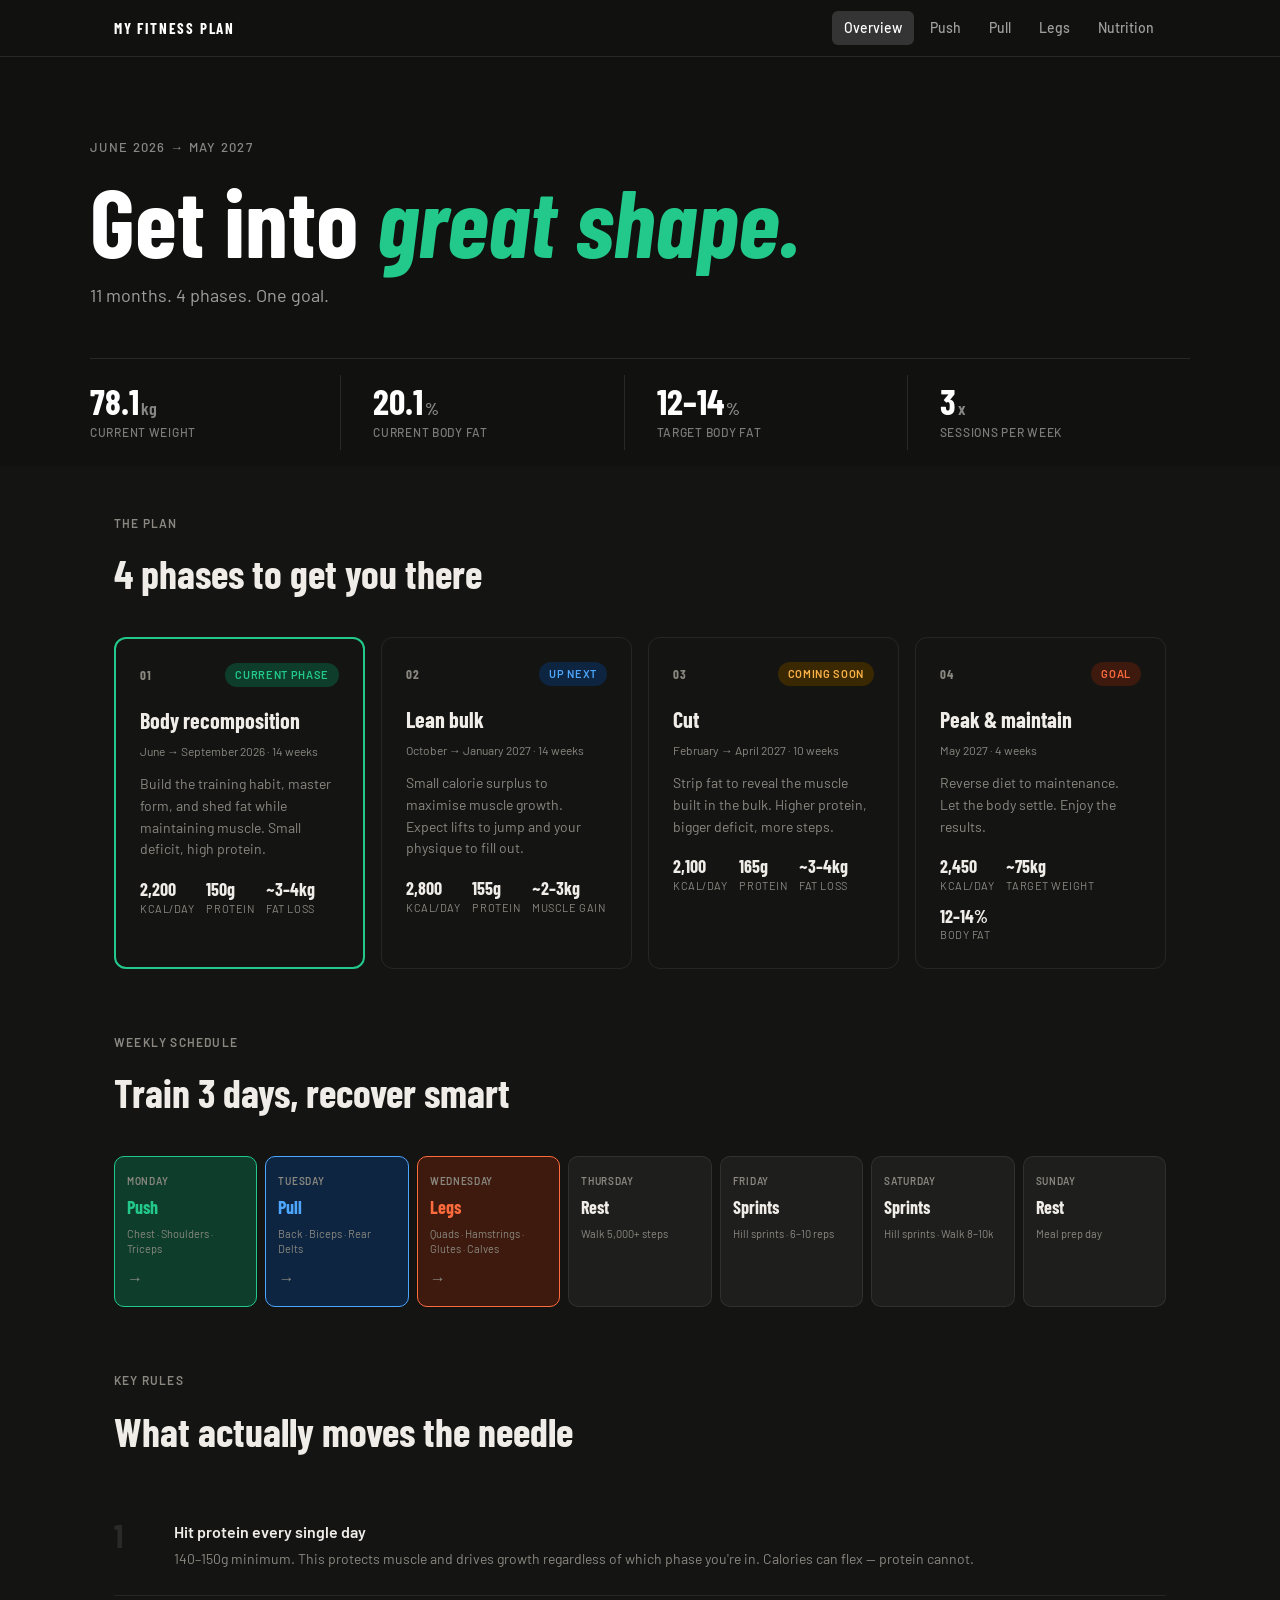
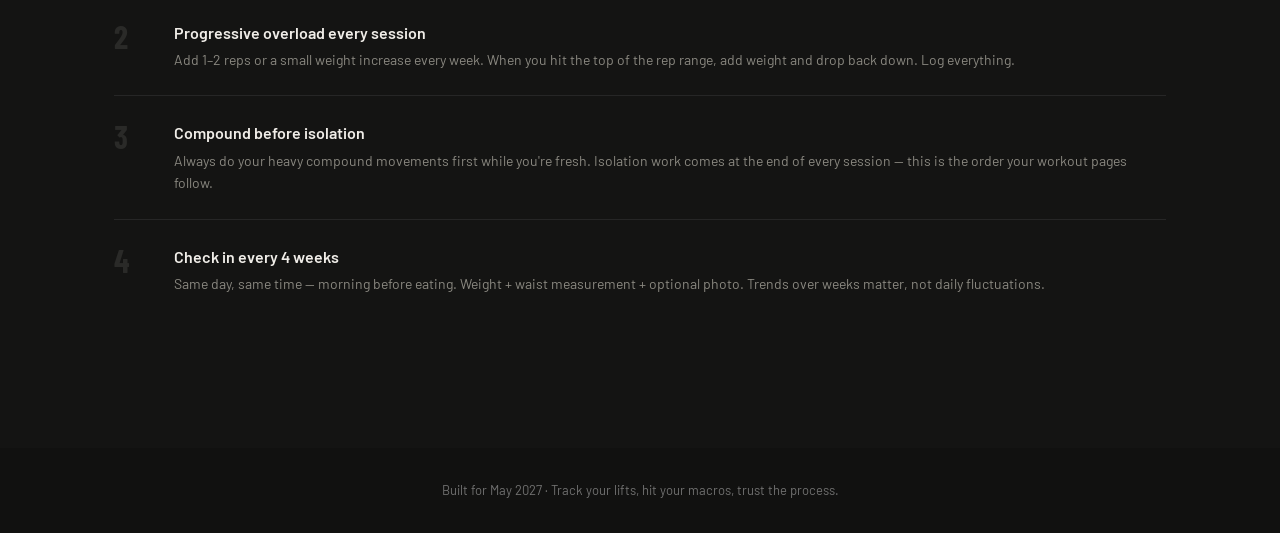
<file: index.html>
<!DOCTYPE html>
<html lang="en">
<head>
  <meta charset="UTF-8" /><meta name="viewport" content="width=device-width, initial-scale=1.0" />
  <title>My Fitness Plan — May 2027</title>
  <link rel="preconnect" href="https://fonts.googleapis.com" /><link rel="preconnect" href="https://fonts.gstatic.com" crossorigin />
  <link href="https://fonts.googleapis.com/css2?family=Barlow:wght@400;500;600&family=Barlow+Condensed:wght@600;700&display=swap" rel="stylesheet" />
  <link rel="stylesheet" href="style.css" />
</head>
<body>
  <nav class="nav"><div class="nav-inner"><span class="nav-logo">MY FITNESS PLAN</span><div class="nav-links"><a href="index.html" class="nav-link active">Overview</a><a href="push.html" class="nav-link push">Push</a><a href="pull.html" class="nav-link pull">Pull</a><a href="legs.html" class="nav-link legs">Legs</a><a href="nutrition.html" class="nav-link">Nutrition</a></div><button class="hamburger" onclick="toggleMenu()">&#9776;</button></div><div class="mobile-menu" id="mobileMenu"><a href="index.html" class="mobile-link active">Overview</a><a href="push.html" class="mobile-link push">Push — Monday</a><a href="pull.html" class="mobile-link pull">Pull — Tuesday</a><a href="legs.html" class="mobile-link legs">Legs — Wednesday</a><a href="nutrition.html" class="mobile-link">Nutrition</a></div></nav>
  <header class="hero"><div class="hero-inner"><p class="hero-eyebrow">June 2026 → May 2027</p><h1 class="hero-title">Get into <em>great shape.</em></h1><p class="hero-sub">11 months. 4 phases. One goal.</p></div><div class="hero-stats"><div class="hero-stat"><span class="hero-stat-val">78.1<span class="hero-stat-unit">kg</span></span><span class="hero-stat-label">Current weight</span></div><div class="hero-stat-divider"></div><div class="hero-stat"><span class="hero-stat-val">20.1<span class="hero-stat-unit">%</span></span><span class="hero-stat-label">Current body fat</span></div><div class="hero-stat-divider"></div><div class="hero-stat"><span class="hero-stat-val">12–14<span class="hero-stat-unit">%</span></span><span class="hero-stat-label">Target body fat</span></div><div class="hero-stat-divider"></div><div class="hero-stat"><span class="hero-stat-val">3<span class="hero-stat-unit">x</span></span><span class="hero-stat-label">Sessions per week</span></div></div></header>
  <main class="main">
    <section class="section"><p class="section-eyebrow">The plan</p><h2 class="section-title">4 phases to get you there</h2><div class="phases">
      <div class="phase phase--current"><div class="phase-top"><div class="phase-num">01</div><span class="phase-tag phase-tag--recomp">Current phase</span></div><h3 class="phase-name">Body recomposition</h3><p class="phase-dates">June → September 2026 · 14 weeks</p><p class="phase-desc">Build the training habit, master form, and shed fat while maintaining muscle. Small deficit, high protein.</p><div class="phase-metrics"><div class="phase-metric"><span class="pm-val">2,200</span><span class="pm-label">kcal/day</span></div><div class="phase-metric"><span class="pm-val">150g</span><span class="pm-label">protein</span></div><div class="phase-metric"><span class="pm-val">~3–4kg</span><span class="pm-label">fat loss</span></div></div></div>
      <div class="phase"><div class="phase-top"><div class="phase-num">02</div><span class="phase-tag phase-tag--bulk">Up next</span></div><h3 class="phase-name">Lean bulk</h3><p class="phase-dates">October → January 2027 · 14 weeks</p><p class="phase-desc">Small calorie surplus to maximise muscle growth. Expect lifts to jump and your physique to fill out.</p><div class="phase-metrics"><div class="phase-metric"><span class="pm-val">2,800</span><span class="pm-label">kcal/day</span></div><div class="phase-metric"><span class="pm-val">155g</span><span class="pm-label">protein</span></div><div class="phase-metric"><span class="pm-val">~2–3kg</span><span class="pm-label">muscle gain</span></div></div></div>
      <div class="phase"><div class="phase-top"><div class="phase-num">03</div><span class="phase-tag phase-tag--cut">Coming soon</span></div><h3 class="phase-name">Cut</h3><p class="phase-dates">February → April 2027 · 10 weeks</p><p class="phase-desc">Strip fat to reveal the muscle built in the bulk. Higher protein, bigger deficit, more steps.</p><div class="phase-metrics"><div class="phase-metric"><span class="pm-val">2,100</span><span class="pm-label">kcal/day</span></div><div class="phase-metric"><span class="pm-val">165g</span><span class="pm-label">protein</span></div><div class="phase-metric"><span class="pm-val">~3–4kg</span><span class="pm-label">fat loss</span></div></div></div>
      <div class="phase"><div class="phase-top"><div class="phase-num">04</div><span class="phase-tag phase-tag--peak">Goal</span></div><h3 class="phase-name">Peak & maintain</h3><p class="phase-dates">May 2027 · 4 weeks</p><p class="phase-desc">Reverse diet to maintenance. Let the body settle. Enjoy the results.</p><div class="phase-metrics"><div class="phase-metric"><span class="pm-val">2,450</span><span class="pm-label">kcal/day</span></div><div class="phase-metric"><span class="pm-val">~75kg</span><span class="pm-label">target weight</span></div><div class="phase-metric"><span class="pm-val">12–14%</span><span class="pm-label">body fat</span></div></div></div>
    </div></section>
    <section class="section"><p class="section-eyebrow">Weekly schedule</p><h2 class="section-title">Train 3 days, recover smart</h2><div class="schedule">
      <a href="push.html" class="schedule-day schedule-day--push"><span class="sd-day">Monday</span><span class="sd-label">Push</span><span class="sd-focus">Chest · Shoulders · Triceps</span><span class="sd-arrow">→</span></a>
      <a href="pull.html" class="schedule-day schedule-day--pull"><span class="sd-day">Tuesday</span><span class="sd-label">Pull</span><span class="sd-focus">Back · Biceps · Rear Delts</span><span class="sd-arrow">→</span></a>
      <a href="legs.html" class="schedule-day schedule-day--legs"><span class="sd-day">Wednesday</span><span class="sd-label">Legs</span><span class="sd-focus">Quads · Hamstrings · Glutes · Calves</span><span class="sd-arrow">→</span></a>
      <div class="schedule-day schedule-day--rest"><span class="sd-day">Thursday</span><span class="sd-label">Rest</span><span class="sd-focus">Walk 5,000+ steps</span></div>
      <div class="schedule-day schedule-day--rest"><span class="sd-day">Friday</span><span class="sd-label">Sprints</span><span class="sd-focus">Hill sprints · 6–10 reps</span></div>
      <div class="schedule-day schedule-day--rest"><span class="sd-day">Saturday</span><span class="sd-label">Sprints</span><span class="sd-focus">Hill sprints · Walk 8–10k</span></div>
      <div class="schedule-day schedule-day--rest"><span class="sd-day">Sunday</span><span class="sd-label">Rest</span><span class="sd-focus">Meal prep day</span></div>
    </div></section>
    <section class="section"><p class="section-eyebrow">Key rules</p><h2 class="section-title">What actually moves the needle</h2><div class="rules">
      <div class="rule"><span class="rule-num">1</span><div><h4 class="rule-title">Hit protein every single day</h4><p class="rule-desc">140–150g minimum. This protects muscle and drives growth regardless of which phase you're in. Calories can flex — protein cannot.</p></div></div>
      <div class="rule"><span class="rule-num">2</span><div><h4 class="rule-title">Progressive overload every session</h4><p class="rule-desc">Add 1–2 reps or a small weight increase every week. When you hit the top of the rep range, add weight and drop back down. Log everything.</p></div></div>
      <div class="rule"><span class="rule-num">3</span><div><h4 class="rule-title">Compound before isolation</h4><p class="rule-desc">Always do your heavy compound movements first while you're fresh. Isolation work comes at the end of every session — this is the order your workout pages follow.</p></div></div>
      <div class="rule"><span class="rule-num">4</span><div><h4 class="rule-title">Check in every 4 weeks</h4><p class="rule-desc">Same day, same time — morning before eating. Weight + waist measurement + optional photo. Trends over weeks matter, not daily fluctuations.</p></div></div>
    </div></section>
  </main>
  <footer class="footer"><p>Built for May 2027 · Track your lifts, hit your macros, trust the process.</p></footer>
  <script src="script.js"></script>
</body>
</html>
</file>
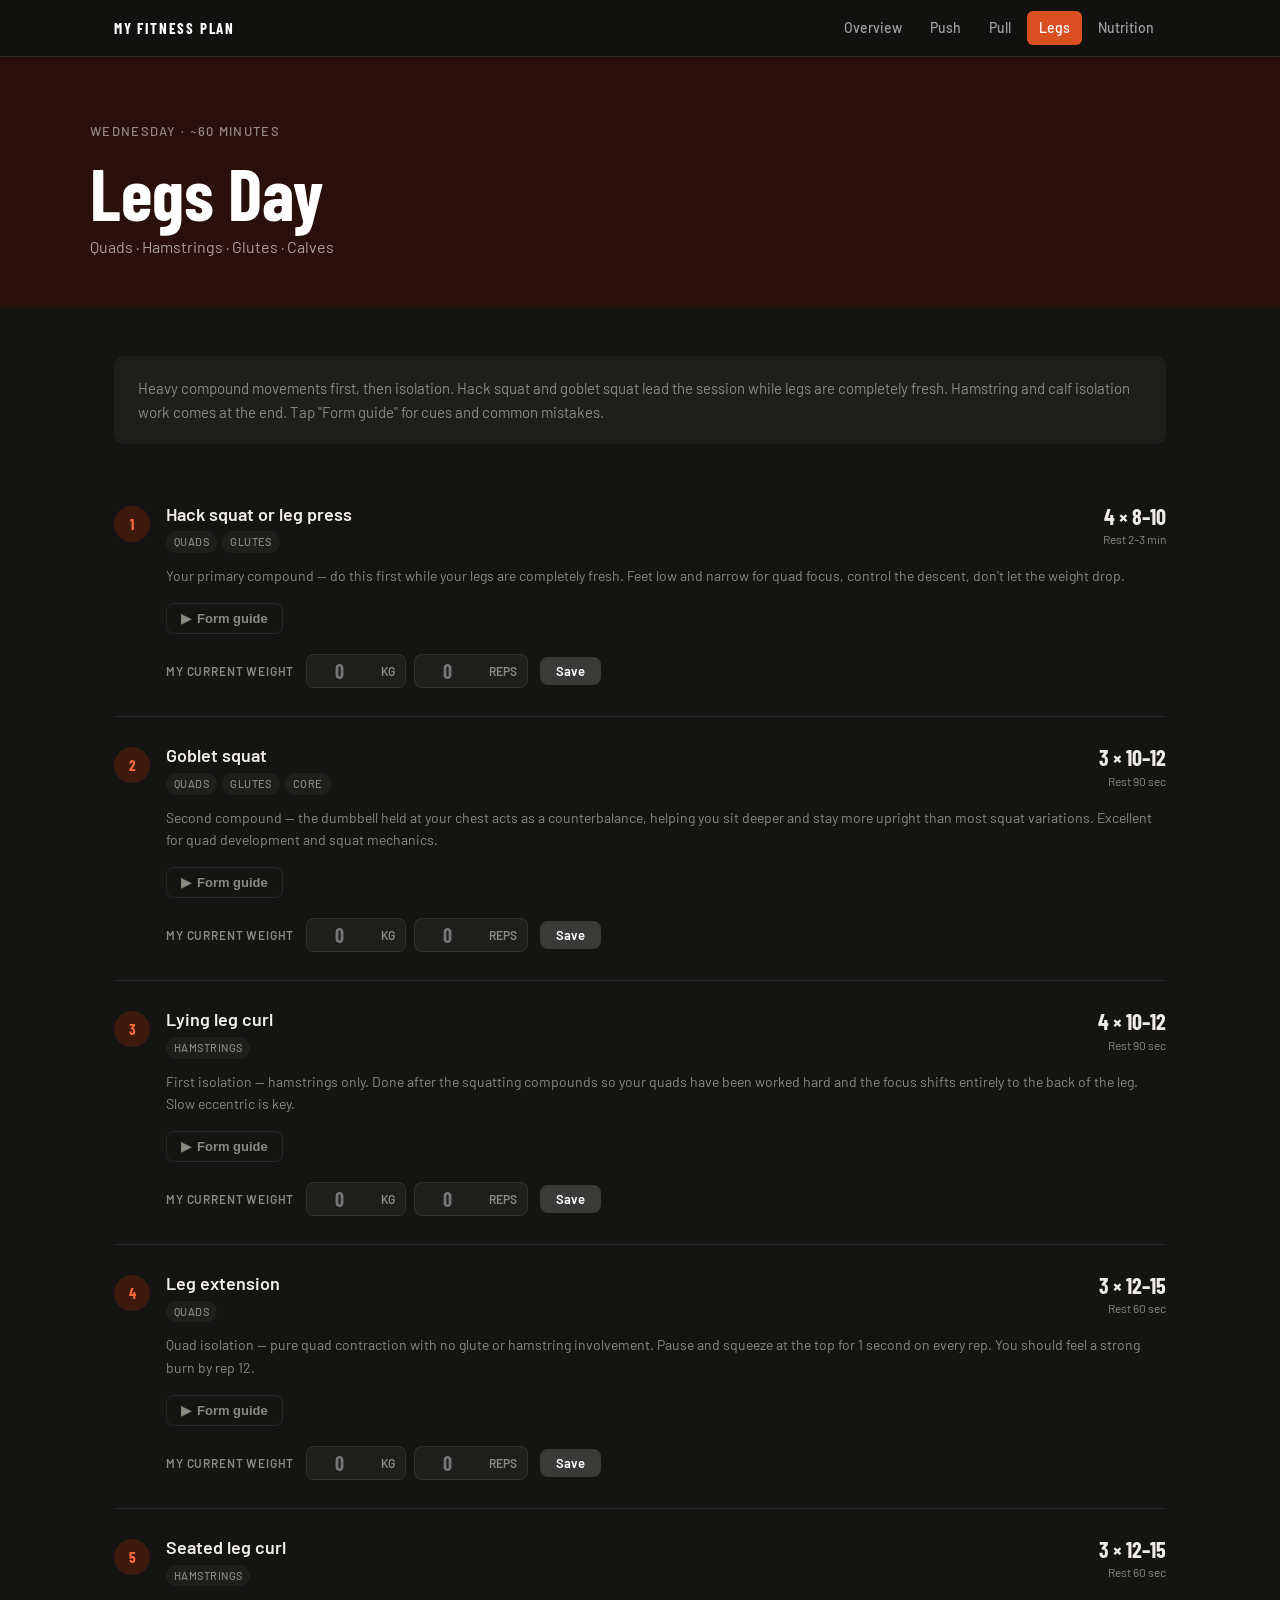
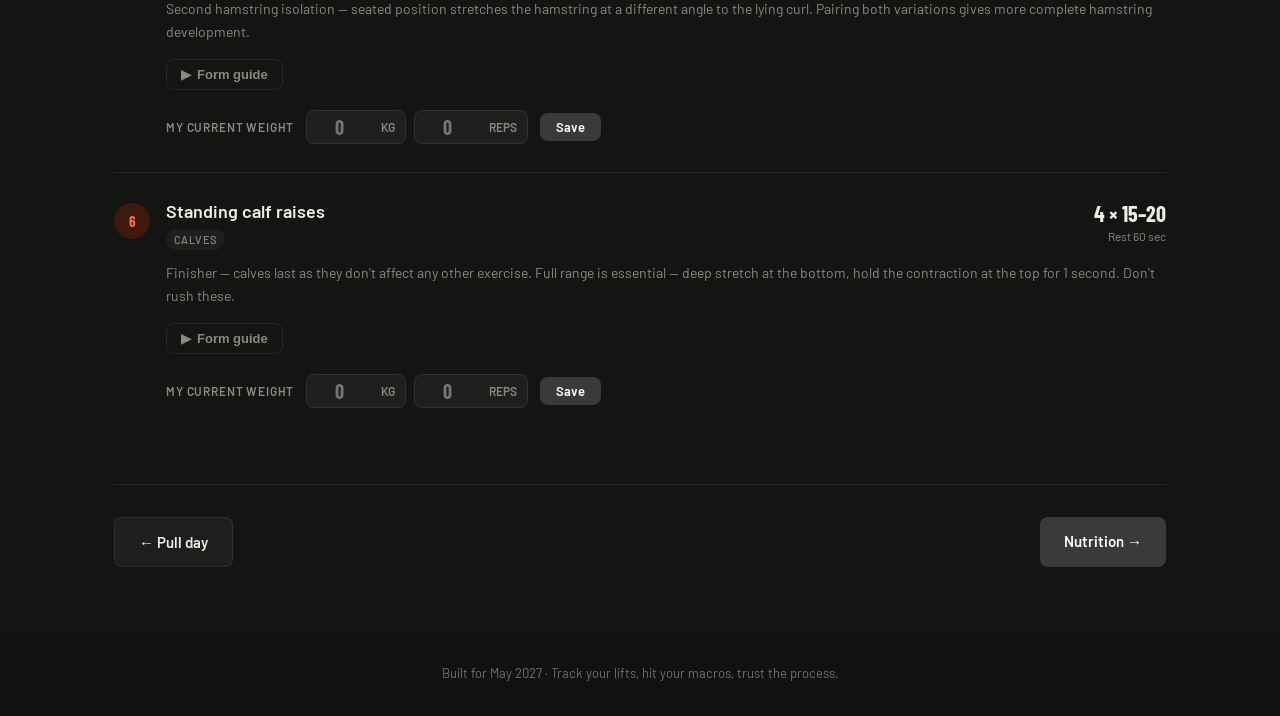
<file: legs.html>
<!DOCTYPE html>
<html lang="en">
<head>
  <meta charset="UTF-8" />
  <meta name="viewport" content="width=device-width, initial-scale=1.0" />
  <title>Legs Day — Wednesday</title>
  <link rel="preconnect" href="https://fonts.googleapis.com" />
  <link rel="preconnect" href="https://fonts.gstatic.com" crossorigin />
  <link href="https://fonts.googleapis.com/css2?family=Barlow:wght@400;500;600&family=Barlow+Condensed:wght@600;700&display=swap" rel="stylesheet" />
  <link rel="stylesheet" href="style.css" />
</head>
<body>
  <nav class="nav">
    <div class="nav-inner">
      <span class="nav-logo">MY FITNESS PLAN</span>
      <div class="nav-links">
        <a href="index.html" class="nav-link">Overview</a>
        <a href="push.html" class="nav-link push">Push</a>
        <a href="pull.html" class="nav-link pull">Pull</a>
        <a href="legs.html" class="nav-link legs active">Legs</a>
        <a href="nutrition.html" class="nav-link">Nutrition</a>
      </div>
      <button class="hamburger" onclick="toggleMenu()" aria-label="Toggle menu">&#9776;</button>
    </div>
    <div class="mobile-menu" id="mobileMenu">
      <a href="index.html" class="mobile-link">Overview</a>
      <a href="push.html" class="mobile-link push">Push — Monday</a>
      <a href="pull.html" class="mobile-link pull">Pull — Tuesday</a>
      <a href="legs.html" class="mobile-link legs active">Legs — Wednesday</a>
      <a href="nutrition.html" class="mobile-link">Nutrition</a>
    </div>
  </nav>

  <header class="workout-hero workout-hero--legs">
    <div class="hero-inner">
      <p class="hero-eyebrow">Wednesday · ~60 minutes</p>
      <h1 class="hero-title">Legs Day</h1>
      <p class="hero-sub">Quads · Hamstrings · Glutes · Calves</p>
    </div>
  </header>

  <main class="main">
    <div class="workout-intro">
      <p>Heavy compound movements first, then isolation. Hack squat and goblet squat lead the session while legs are completely fresh. Hamstring and calf isolation work comes at the end. Tap "Form guide" for cues and common mistakes.</p>
    </div>

    <div class="exercise-list">

      <!-- 1. Hack squat / leg press — heavy compound -->
      <div class="exercise">
        <div class="exercise-header">
          <div class="ex-left">
            <span class="ex-num ex-num--legs">1</span>
            <div>
              <h3 class="ex-name">Hack squat or leg press</h3>
              <div class="ex-muscles"><span class="muscle-tag">quads</span><span class="muscle-tag">glutes</span></div>
            </div>
          </div>
          <div class="ex-sets-info"><span class="ex-sets">4 × 8–10</span><span class="ex-rest">Rest 2–3 min</span></div>
        </div>
        <p class="ex-tip">Your primary compound — do this first while your legs are completely fresh. Feet low and narrow for quad focus, control the descent, don't let the weight drop.</p>
        <div class="form-guide">
          <button class="form-toggle" id="btn-legs-1" onclick="toggleForm('legs-1')"><span class="arrow">▶</span> Form guide</button>
          <div class="form-details" id="form-legs-1">
            <div class="form-grid">
              <div class="form-col"><p class="form-col-label">Setup</p><ul class="form-cue-list"><li>Feet low and narrow for quad focus</li><li>Back flat against the pad</li><li>Unlock safety handles before lowering</li><li>Toes slightly pointed out — 15–30°</li></ul></div>
              <div class="form-col"><p class="form-col-label">Execution cues</p><ul class="form-cue-list"><li>Lower slowly — 3 seconds down</li><li>Aim for thighs parallel or below</li><li>Drive through the full foot on the way up</li><li>Don't lock knees fully at the top</li></ul></div>
              <div class="form-col"><p class="form-col-label">Common mistakes</p><ul class="form-cue-list form-mistake-list"><li>Knees caving inward — push them out</li><li>Lower back peeling off the pad</li><li>Cutting depth short</li><li>Dropping the weight too fast</li></ul></div>
            </div>
          </div>
        </div>
        <div class="ex-tracker">
          <label class="tracker-label">My current weight</label>
          <div class="tracker-inputs">
            <div class="tracker-field"><input type="number" class="tracker-input" id="legs-1-weight" placeholder="0" min="0" step="5" /><span class="tracker-unit">kg</span></div>
            <div class="tracker-field"><input type="number" class="tracker-input" id="legs-1-reps" placeholder="0" min="0" max="20" /><span class="tracker-unit">reps</span></div>
          </div>
          <button class="save-btn save-btn--legs" onclick="saveExercise('legs-1')">Save</button>
          <span class="save-confirm" id="legs-1-confirm">Saved ✓</span>
        </div>
      </div>

      <!-- 2. Goblet squat — compound -->
      <div class="exercise">
        <div class="exercise-header">
          <div class="ex-left">
            <span class="ex-num ex-num--legs">2</span>
            <div>
              <h3 class="ex-name">Goblet squat</h3>
              <div class="ex-muscles"><span class="muscle-tag">quads</span><span class="muscle-tag">glutes</span><span class="muscle-tag">core</span></div>
            </div>
          </div>
          <div class="ex-sets-info"><span class="ex-sets">3 × 10–12</span><span class="ex-rest">Rest 90 sec</span></div>
        </div>
        <p class="ex-tip">Second compound — the dumbbell held at your chest acts as a counterbalance, helping you sit deeper and stay more upright than most squat variations. Excellent for quad development and squat mechanics.</p>
        <div class="form-guide">
          <button class="form-toggle" id="btn-legs-2" onclick="toggleForm('legs-2')"><span class="arrow">▶</span> Form guide</button>
          <div class="form-details" id="form-legs-2">
            <div class="form-grid">
              <div class="form-col"><p class="form-col-label">Setup</p><ul class="form-cue-list"><li>Hold dumbbell vertically at chest height with both hands</li><li>Feet shoulder-width apart, toes slightly out</li><li>Chest up, core braced throughout</li><li>Elbows pointing down inside the knees</li></ul></div>
              <div class="form-col"><p class="form-col-label">Execution cues</p><ul class="form-cue-list"><li>Sit down between your heels — not forward</li><li>Keep chest up and torso as upright as possible</li><li>Drive knees out in line with toes</li><li>Push through the full foot to stand</li><li>Squeeze glutes at the top</li></ul></div>
              <div class="form-col"><p class="form-col-label">Common mistakes</p><ul class="form-cue-list form-mistake-list"><li>Chest dropping forward — counterbalance should prevent this</li><li>Knees caving inward — actively push them out</li><li>Not going deep enough — aim for below parallel</li><li>Rising onto toes — keep heels flat</li></ul></div>
            </div>
          </div>
        </div>
        <div class="ex-tracker">
          <label class="tracker-label">My current weight</label>
          <div class="tracker-inputs">
            <div class="tracker-field"><input type="number" class="tracker-input" id="legs-2-weight" placeholder="0" min="0" step="2.5" /><span class="tracker-unit">kg</span></div>
            <div class="tracker-field"><input type="number" class="tracker-input" id="legs-2-reps" placeholder="0" min="0" max="20" /><span class="tracker-unit">reps</span></div>
          </div>
          <button class="save-btn save-btn--legs" onclick="saveExercise('legs-2')">Save</button>
          <span class="save-confirm" id="legs-2-confirm">Saved ✓</span>
        </div>
      </div>

      <!-- 3. Lying leg curl — hamstring isolation -->
      <div class="exercise">
        <div class="exercise-header">
          <div class="ex-left">
            <span class="ex-num ex-num--legs">3</span>
            <div>
              <h3 class="ex-name">Lying leg curl</h3>
              <div class="ex-muscles"><span class="muscle-tag">hamstrings</span></div>
            </div>
          </div>
          <div class="ex-sets-info"><span class="ex-sets">4 × 10–12</span><span class="ex-rest">Rest 90 sec</span></div>
        </div>
        <p class="ex-tip">First isolation — hamstrings only. Done after the squatting compounds so your quads have been worked hard and the focus shifts entirely to the back of the leg. Slow eccentric is key.</p>
        <div class="form-guide">
          <button class="form-toggle" id="btn-legs-3" onclick="toggleForm('legs-3')"><span class="arrow">▶</span> Form guide</button>
          <div class="form-details" id="form-legs-3">
            <div class="form-grid">
              <div class="form-col"><p class="form-col-label">Setup</p><ul class="form-cue-list"><li>Adjust pad so it sits just above the heels</li><li>Lie face down, hips flat on the bench</li><li>Hold handles lightly for stability</li></ul></div>
              <div class="form-col"><p class="form-col-label">Execution cues</p><ul class="form-cue-list"><li>Curl heels toward glutes smoothly</li><li>Squeeze hard at the top — pause 1 second</li><li>Lower over 3 seconds — don't let it drop</li><li>Hips stay flat — don't lift them to assist</li></ul></div>
              <div class="form-col"><p class="form-col-label">Common mistakes</p><ul class="form-cue-list form-mistake-list"><li>Hips rising off the bench to help the curl</li><li>Dropping the weight quickly on descent</li><li>Pad positioned too high or too low</li></ul></div>
            </div>
          </div>
        </div>
        <div class="ex-tracker">
          <label class="tracker-label">My current weight</label>
          <div class="tracker-inputs">
            <div class="tracker-field"><input type="number" class="tracker-input" id="legs-3-weight" placeholder="0" min="0" step="2.5" /><span class="tracker-unit">kg</span></div>
            <div class="tracker-field"><input type="number" class="tracker-input" id="legs-3-reps" placeholder="0" min="0" max="20" /><span class="tracker-unit">reps</span></div>
          </div>
          <button class="save-btn save-btn--legs" onclick="saveExercise('legs-3')">Save</button>
          <span class="save-confirm" id="legs-3-confirm">Saved ✓</span>
        </div>
      </div>

      <!-- 4. Leg extension — quad isolation -->
      <div class="exercise">
        <div class="exercise-header">
          <div class="ex-left">
            <span class="ex-num ex-num--legs">4</span>
            <div>
              <h3 class="ex-name">Leg extension</h3>
              <div class="ex-muscles"><span class="muscle-tag">quads</span></div>
            </div>
          </div>
          <div class="ex-sets-info"><span class="ex-sets">3 × 12–15</span><span class="ex-rest">Rest 60 sec</span></div>
        </div>
        <p class="ex-tip">Quad isolation — pure quad contraction with no glute or hamstring involvement. Pause and squeeze at the top for 1 second on every rep. You should feel a strong burn by rep 12.</p>
        <div class="form-guide">
          <button class="form-toggle" id="btn-legs-4" onclick="toggleForm('legs-4')"><span class="arrow">▶</span> Form guide</button>
          <div class="form-details" id="form-legs-4">
            <div class="form-grid">
              <div class="form-col"><p class="form-col-label">Setup</p><ul class="form-cue-list"><li>Adjust seat so knees are at the edge of the seat</li><li>Pad rests on lower shin, just above ankles</li><li>Sit upright, grip handles</li></ul></div>
              <div class="form-col"><p class="form-col-label">Execution cues</p><ul class="form-cue-list"><li>Extend fully — squeeze quads hard at the top</li><li>Pause for 1 second at full extension</li><li>Lower slowly — 2–3 seconds</li><li>Don't let the stack touch between reps</li></ul></div>
              <div class="form-col"><p class="form-col-label">Common mistakes</p><ul class="form-cue-list form-mistake-list"><li>Not reaching full extension at the top</li><li>Swinging or using momentum</li><li>Seat adjusted too far back — knee stress</li></ul></div>
            </div>
          </div>
        </div>
        <div class="ex-tracker">
          <label class="tracker-label">My current weight</label>
          <div class="tracker-inputs">
            <div class="tracker-field"><input type="number" class="tracker-input" id="legs-4-weight" placeholder="0" min="0" step="2.5" /><span class="tracker-unit">kg</span></div>
            <div class="tracker-field"><input type="number" class="tracker-input" id="legs-4-reps" placeholder="0" min="0" max="20" /><span class="tracker-unit">reps</span></div>
          </div>
          <button class="save-btn save-btn--legs" onclick="saveExercise('legs-4')">Save</button>
          <span class="save-confirm" id="legs-4-confirm">Saved ✓</span>
        </div>
      </div>

      <!-- 5. Seated leg curl — hamstring isolation -->
      <div class="exercise">
        <div class="exercise-header">
          <div class="ex-left">
            <span class="ex-num ex-num--legs">5</span>
            <div>
              <h3 class="ex-name">Seated leg curl</h3>
              <div class="ex-muscles"><span class="muscle-tag">hamstrings</span></div>
            </div>
          </div>
          <div class="ex-sets-info"><span class="ex-sets">3 × 12–15</span><span class="ex-rest">Rest 60 sec</span></div>
        </div>
        <p class="ex-tip">Second hamstring isolation — seated position stretches the hamstring at a different angle to the lying curl. Pairing both variations gives more complete hamstring development.</p>
        <div class="form-guide">
          <button class="form-toggle" id="btn-legs-5" onclick="toggleForm('legs-5')"><span class="arrow">▶</span> Form guide</button>
          <div class="form-details" id="form-legs-5">
            <div class="form-grid">
              <div class="form-col"><p class="form-col-label">Setup</p><ul class="form-cue-list"><li>Adjust back pad so knees sit just off the seat edge</li><li>Top pad rests on lower quads</li><li>Feet flexed, toes pointing up</li></ul></div>
              <div class="form-col"><p class="form-col-label">Execution cues</p><ul class="form-cue-list"><li>Curl as far as the machine allows</li><li>Squeeze at full contraction</li><li>Lower slowly — 3 seconds</li><li>Feel the hamstring stretch on the return</li></ul></div>
              <div class="form-col"><p class="form-col-label">Common mistakes</p><ul class="form-cue-list form-mistake-list"><li>Not curling through full range of motion</li><li>Lifting hips off the seat during the curl</li><li>Going too heavy — ruins control</li></ul></div>
            </div>
          </div>
        </div>
        <div class="ex-tracker">
          <label class="tracker-label">My current weight</label>
          <div class="tracker-inputs">
            <div class="tracker-field"><input type="number" class="tracker-input" id="legs-5-weight" placeholder="0" min="0" step="2.5" /><span class="tracker-unit">kg</span></div>
            <div class="tracker-field"><input type="number" class="tracker-input" id="legs-5-reps" placeholder="0" min="0" max="20" /><span class="tracker-unit">reps</span></div>
          </div>
          <button class="save-btn save-btn--legs" onclick="saveExercise('legs-5')">Save</button>
          <span class="save-confirm" id="legs-5-confirm">Saved ✓</span>
        </div>
      </div>

      <!-- 6. Standing calf raises — isolation finisher -->
      <div class="exercise">
        <div class="exercise-header">
          <div class="ex-left">
            <span class="ex-num ex-num--legs">6</span>
            <div>
              <h3 class="ex-name">Standing calf raises</h3>
              <div class="ex-muscles"><span class="muscle-tag">calves</span></div>
            </div>
          </div>
          <div class="ex-sets-info"><span class="ex-sets">4 × 15–20</span><span class="ex-rest">Rest 60 sec</span></div>
        </div>
        <p class="ex-tip">Finisher — calves last as they don't affect any other exercise. Full range is essential — deep stretch at the bottom, hold the contraction at the top for 1 second. Don't rush these.</p>
        <div class="form-guide">
          <button class="form-toggle" id="btn-legs-6" onclick="toggleForm('legs-6')"><span class="arrow">▶</span> Form guide</button>
          <div class="form-details" id="form-legs-6">
            <div class="form-grid">
              <div class="form-col"><p class="form-col-label">Setup</p><ul class="form-cue-list"><li>Stand on edge of a step or plate if available</li><li>Balls of feet on the edge — heels hanging</li><li>Hold something stable for balance</li></ul></div>
              <div class="form-col"><p class="form-col-label">Execution cues</p><ul class="form-cue-list"><li>Lower heels below the step level — full stretch</li><li>Raise up onto tiptoes as high as possible</li><li>Hold the contraction at the top for 1 second</li><li>Slow and controlled throughout</li></ul></div>
              <div class="form-col"><p class="form-col-label">Common mistakes</p><ul class="form-cue-list form-mistake-list"><li>Bouncing at the bottom — lose the stretch</li><li>Not achieving full range — partial reps</li><li>Going too fast — calves need slow controlled reps</li></ul></div>
            </div>
          </div>
        </div>
        <div class="ex-tracker">
          <label class="tracker-label">My current weight</label>
          <div class="tracker-inputs">
            <div class="tracker-field"><input type="number" class="tracker-input" id="legs-6-weight" placeholder="0" min="0" step="5" /><span class="tracker-unit">kg</span></div>
            <div class="tracker-field"><input type="number" class="tracker-input" id="legs-6-reps" placeholder="0" min="0" max="30" /><span class="tracker-unit">reps</span></div>
          </div>
          <button class="save-btn save-btn--legs" onclick="saveExercise('legs-6')">Save</button>
          <span class="save-confirm" id="legs-6-confirm">Saved ✓</span>
        </div>
      </div>

    </div>
    <div class="workout-nav">
      <a href="pull.html" class="wn-btn wn-btn--secondary">← Pull day</a>
      <a href="nutrition.html" class="wn-btn wn-btn--primary">Nutrition →</a>
    </div>
  </main>
  <footer class="footer"><p>Built for May 2027 · Track your lifts, hit your macros, trust the process.</p></footer>
  <script src="script.js"></script>
</body>
</html>
</file>
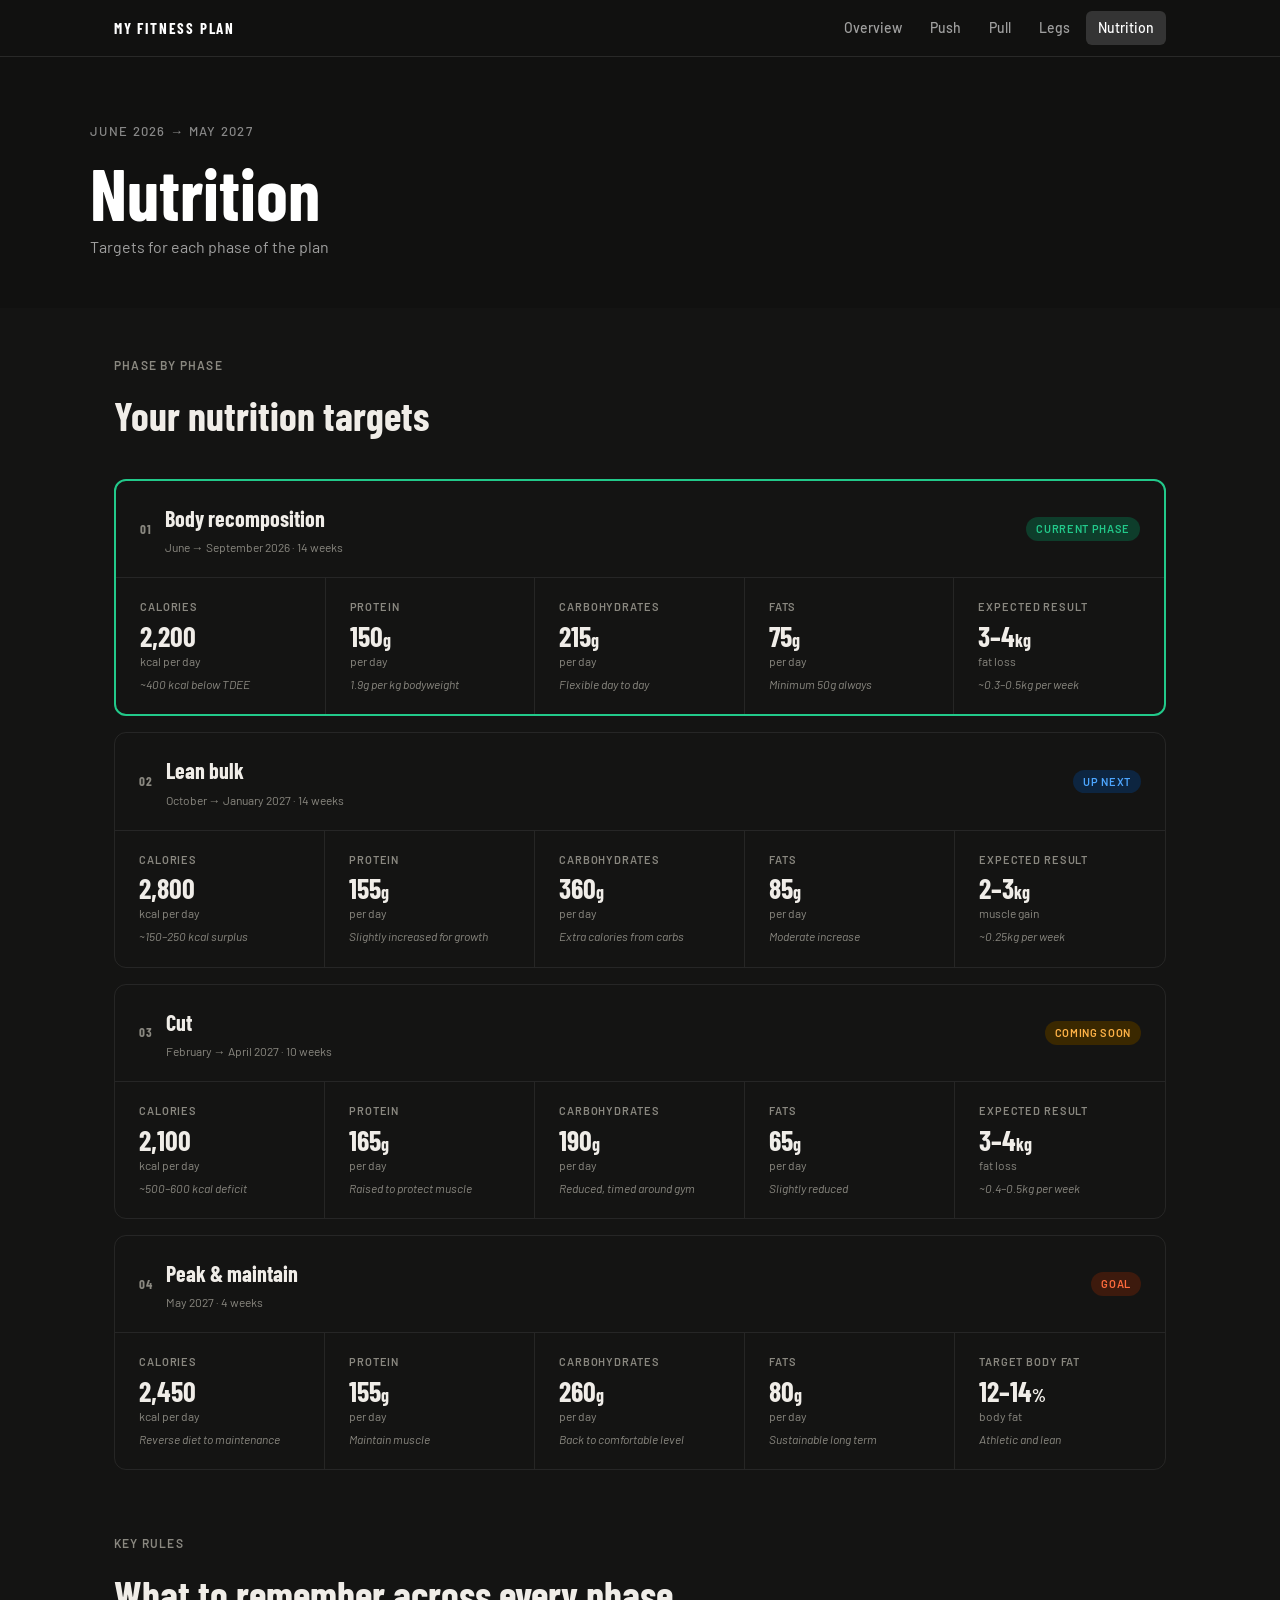
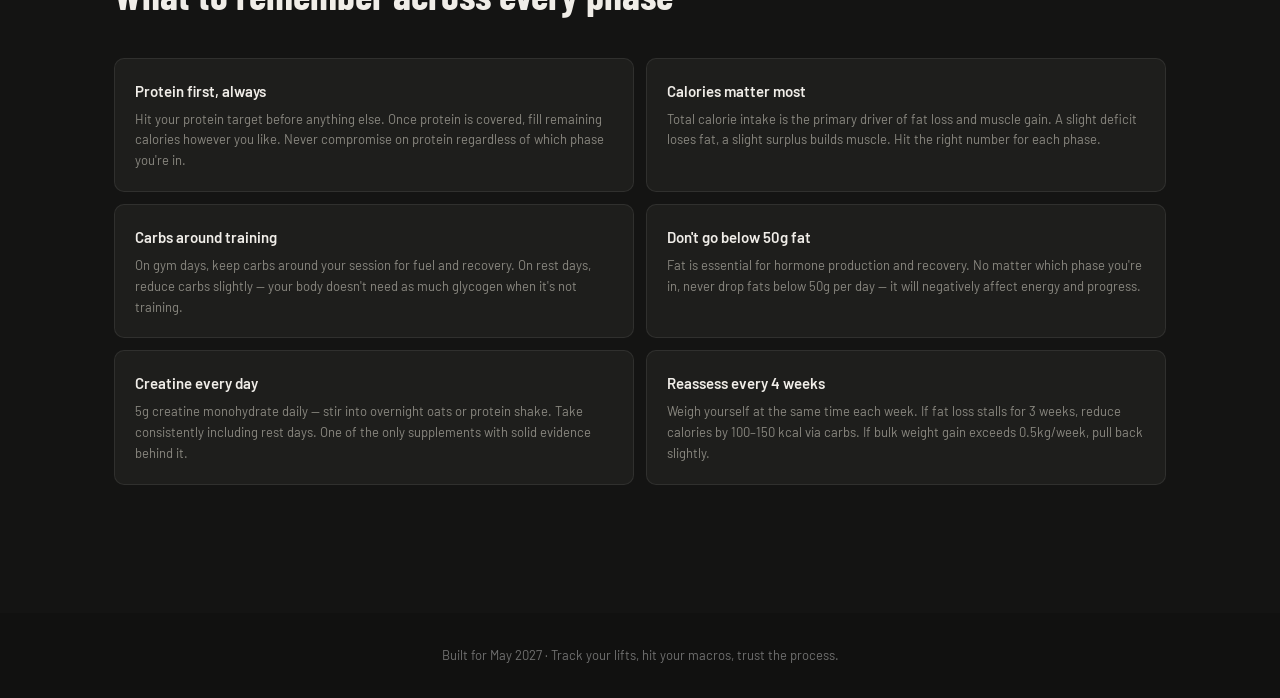
<file: nutrition.html>
<!DOCTYPE html>
<html lang="en">
<head>
  <meta charset="UTF-8" /><meta name="viewport" content="width=device-width, initial-scale=1.0" />
  <title>Nutrition Plan</title>
  <link rel="preconnect" href="https://fonts.googleapis.com" /><link rel="preconnect" href="https://fonts.gstatic.com" crossorigin />
  <link href="https://fonts.googleapis.com/css2?family=Barlow:wght@400;500;600&family=Barlow+Condensed:wght@600;700&display=swap" rel="stylesheet" />
  <link rel="stylesheet" href="style.css" />
  <style>
    .phase-block{border:1px solid var(--border);border-radius:12px;overflow:hidden;margin-bottom:16px}
    .phase-block--active{border-color:var(--push);border-width:2px}
    .phase-block-header{padding:1.25rem 1.5rem;border-bottom:1px solid var(--border);display:flex;align-items:center;justify-content:space-between;flex-wrap:wrap;gap:12px}
    .phase-block-left{display:flex;align-items:center;gap:12px}
    .phase-block-num{font-family:var(--font-display);font-size:13px;font-weight:700;letter-spacing:0.1em;color:var(--text-muted)}
    .phase-block-title{font-family:var(--font-display);font-size:22px;font-weight:700;color:var(--text);margin:0 0 2px}
    .phase-block-dates{font-size:12px;color:var(--text-muted);margin:0}
    .phase-block-body{display:grid;grid-template-columns:repeat(auto-fit,minmax(140px,1fr))}
    .phase-stat{padding:1.25rem 1.5rem;border-right:1px solid var(--border)}
    .phase-stat:last-child{border-right:none}
    .phase-stat-label{font-size:11px;font-weight:600;text-transform:uppercase;letter-spacing:0.08em;color:var(--text-muted);margin:0 0 6px}
    .phase-stat-val{font-family:var(--font-display);font-size:28px;font-weight:700;color:var(--text);line-height:1;margin:0 0 2px}
    .phase-stat-unit{font-size:12px;color:var(--text-muted);margin:0}
    .phase-stat-note{font-size:12px;color:var(--text-muted);margin:4px 0 0;font-style:italic}
    .phase-tag{font-size:11px;font-weight:600;padding:3px 10px;border-radius:999px;text-transform:uppercase;letter-spacing:0.06em;white-space:nowrap}
    .tag-recomp{background:var(--push-light);color:var(--push)}
    .tag-bulk{background:var(--pull-light);color:var(--pull)}
    .tag-cut{background:#3A2800;color:#FFB347}
    .tag-peak{background:var(--legs-light);color:var(--legs)}
    .rules-grid{display:grid;grid-template-columns:1fr 1fr;gap:12px}
    .rule-card{background:var(--neutral-light);border-radius:10px;padding:1.25rem;border:1px solid var(--border)}
    .rule-card-title{font-size:15px;font-weight:600;color:var(--text);margin:0 0 6px}
    .rule-card-desc{font-size:13px;color:var(--text-muted);line-height:1.6;margin:0}
    @media(max-width:600px){.rules-grid{grid-template-columns:1fr}.phase-block-body{grid-template-columns:1fr 1fr}.phase-stat{border-right:none;border-bottom:1px solid var(--border)}.phase-stat:last-child{border-bottom:none}}
  </style>
</head>
<body>
  <nav class="nav"><div class="nav-inner"><span class="nav-logo">MY FITNESS PLAN</span><div class="nav-links"><a href="index.html" class="nav-link">Overview</a><a href="push.html" class="nav-link push">Push</a><a href="pull.html" class="nav-link pull">Pull</a><a href="legs.html" class="nav-link legs">Legs</a><a href="nutrition.html" class="nav-link active">Nutrition</a></div><button class="hamburger" onclick="toggleMenu()">&#9776;</button></div><div class="mobile-menu" id="mobileMenu"><a href="index.html" class="mobile-link">Overview</a><a href="push.html" class="mobile-link push">Push — Monday</a><a href="pull.html" class="mobile-link pull">Pull — Tuesday</a><a href="legs.html" class="mobile-link legs">Legs — Wednesday</a><a href="nutrition.html" class="mobile-link active">Nutrition</a></div></nav>
  <header class="workout-hero workout-hero--nutrition"><div class="hero-inner"><p class="hero-eyebrow">June 2026 → May 2027</p><h1 class="hero-title">Nutrition</h1><p class="hero-sub">Targets for each phase of the plan</p></div></header>
  <main class="main">
    <section class="section"><p class="section-eyebrow">Phase by phase</p><h2 class="section-title">Your nutrition targets</h2>
      <div class="phase-block phase-block--active"><div class="phase-block-header"><div class="phase-block-left"><span class="phase-block-num">01</span><div><p class="phase-block-title">Body recomposition</p><p class="phase-block-dates">June → September 2026 · 14 weeks</p></div></div><span class="phase-tag tag-recomp">Current phase</span></div><div class="phase-block-body"><div class="phase-stat"><p class="phase-stat-label">Calories</p><p class="phase-stat-val">2,200</p><p class="phase-stat-unit">kcal per day</p><p class="phase-stat-note">~400 kcal below TDEE</p></div><div class="phase-stat"><p class="phase-stat-label">Protein</p><p class="phase-stat-val">150<span style="font-size:18px">g</span></p><p class="phase-stat-unit">per day</p><p class="phase-stat-note">1.9g per kg bodyweight</p></div><div class="phase-stat"><p class="phase-stat-label">Carbohydrates</p><p class="phase-stat-val">215<span style="font-size:18px">g</span></p><p class="phase-stat-unit">per day</p><p class="phase-stat-note">Flexible day to day</p></div><div class="phase-stat"><p class="phase-stat-label">Fats</p><p class="phase-stat-val">75<span style="font-size:18px">g</span></p><p class="phase-stat-unit">per day</p><p class="phase-stat-note">Minimum 50g always</p></div><div class="phase-stat"><p class="phase-stat-label">Expected result</p><p class="phase-stat-val">3–4<span style="font-size:18px">kg</span></p><p class="phase-stat-unit">fat loss</p><p class="phase-stat-note">~0.3–0.5kg per week</p></div></div></div>
      <div class="phase-block"><div class="phase-block-header"><div class="phase-block-left"><span class="phase-block-num">02</span><div><p class="phase-block-title">Lean bulk</p><p class="phase-block-dates">October → January 2027 · 14 weeks</p></div></div><span class="phase-tag tag-bulk">Up next</span></div><div class="phase-block-body"><div class="phase-stat"><p class="phase-stat-label">Calories</p><p class="phase-stat-val">2,800</p><p class="phase-stat-unit">kcal per day</p><p class="phase-stat-note">~150–250 kcal surplus</p></div><div class="phase-stat"><p class="phase-stat-label">Protein</p><p class="phase-stat-val">155<span style="font-size:18px">g</span></p><p class="phase-stat-unit">per day</p><p class="phase-stat-note">Slightly increased for growth</p></div><div class="phase-stat"><p class="phase-stat-label">Carbohydrates</p><p class="phase-stat-val">360<span style="font-size:18px">g</span></p><p class="phase-stat-unit">per day</p><p class="phase-stat-note">Extra calories from carbs</p></div><div class="phase-stat"><p class="phase-stat-label">Fats</p><p class="phase-stat-val">85<span style="font-size:18px">g</span></p><p class="phase-stat-unit">per day</p><p class="phase-stat-note">Moderate increase</p></div><div class="phase-stat"><p class="phase-stat-label">Expected result</p><p class="phase-stat-val">2–3<span style="font-size:18px">kg</span></p><p class="phase-stat-unit">muscle gain</p><p class="phase-stat-note">~0.25kg per week</p></div></div></div>
      <div class="phase-block"><div class="phase-block-header"><div class="phase-block-left"><span class="phase-block-num">03</span><div><p class="phase-block-title">Cut</p><p class="phase-block-dates">February → April 2027 · 10 weeks</p></div></div><span class="phase-tag tag-cut">Coming soon</span></div><div class="phase-block-body"><div class="phase-stat"><p class="phase-stat-label">Calories</p><p class="phase-stat-val">2,100</p><p class="phase-stat-unit">kcal per day</p><p class="phase-stat-note">~500–600 kcal deficit</p></div><div class="phase-stat"><p class="phase-stat-label">Protein</p><p class="phase-stat-val">165<span style="font-size:18px">g</span></p><p class="phase-stat-unit">per day</p><p class="phase-stat-note">Raised to protect muscle</p></div><div class="phase-stat"><p class="phase-stat-label">Carbohydrates</p><p class="phase-stat-val">190<span style="font-size:18px">g</span></p><p class="phase-stat-unit">per day</p><p class="phase-stat-note">Reduced, timed around gym</p></div><div class="phase-stat"><p class="phase-stat-label">Fats</p><p class="phase-stat-val">65<span style="font-size:18px">g</span></p><p class="phase-stat-unit">per day</p><p class="phase-stat-note">Slightly reduced</p></div><div class="phase-stat"><p class="phase-stat-label">Expected result</p><p class="phase-stat-val">3–4<span style="font-size:18px">kg</span></p><p class="phase-stat-unit">fat loss</p><p class="phase-stat-note">~0.4–0.5kg per week</p></div></div></div>
      <div class="phase-block"><div class="phase-block-header"><div class="phase-block-left"><span class="phase-block-num">04</span><div><p class="phase-block-title">Peak & maintain</p><p class="phase-block-dates">May 2027 · 4 weeks</p></div></div><span class="phase-tag tag-peak">Goal</span></div><div class="phase-block-body"><div class="phase-stat"><p class="phase-stat-label">Calories</p><p class="phase-stat-val">2,450</p><p class="phase-stat-unit">kcal per day</p><p class="phase-stat-note">Reverse diet to maintenance</p></div><div class="phase-stat"><p class="phase-stat-label">Protein</p><p class="phase-stat-val">155<span style="font-size:18px">g</span></p><p class="phase-stat-unit">per day</p><p class="phase-stat-note">Maintain muscle</p></div><div class="phase-stat"><p class="phase-stat-label">Carbohydrates</p><p class="phase-stat-val">260<span style="font-size:18px">g</span></p><p class="phase-stat-unit">per day</p><p class="phase-stat-note">Back to comfortable level</p></div><div class="phase-stat"><p class="phase-stat-label">Fats</p><p class="phase-stat-val">80<span style="font-size:18px">g</span></p><p class="phase-stat-unit">per day</p><p class="phase-stat-note">Sustainable long term</p></div><div class="phase-stat"><p class="phase-stat-label">Target body fat</p><p class="phase-stat-val">12–14<span style="font-size:18px">%</span></p><p class="phase-stat-unit">body fat</p><p class="phase-stat-note">Athletic and lean</p></div></div></div>
    </section>
    <section class="section"><p class="section-eyebrow">Key rules</p><h2 class="section-title">What to remember across every phase</h2><div class="rules-grid">
      <div class="rule-card"><h4 class="rule-card-title">Protein first, always</h4><p class="rule-card-desc">Hit your protein target before anything else. Once protein is covered, fill remaining calories however you like. Never compromise on protein regardless of which phase you're in.</p></div>
      <div class="rule-card"><h4 class="rule-card-title">Calories matter most</h4><p class="rule-card-desc">Total calorie intake is the primary driver of fat loss and muscle gain. A slight deficit loses fat, a slight surplus builds muscle. Hit the right number for each phase.</p></div>
      <div class="rule-card"><h4 class="rule-card-title">Carbs around training</h4><p class="rule-card-desc">On gym days, keep carbs around your session for fuel and recovery. On rest days, reduce carbs slightly — your body doesn't need as much glycogen when it's not training.</p></div>
      <div class="rule-card"><h4 class="rule-card-title">Don't go below 50g fat</h4><p class="rule-card-desc">Fat is essential for hormone production and recovery. No matter which phase you're in, never drop fats below 50g per day — it will negatively affect energy and progress.</p></div>
      <div class="rule-card"><h4 class="rule-card-title">Creatine every day</h4><p class="rule-card-desc">5g creatine monohydrate daily — stir into overnight oats or protein shake. Take consistently including rest days. One of the only supplements with solid evidence behind it.</p></div>
      <div class="rule-card"><h4 class="rule-card-title">Reassess every 4 weeks</h4><p class="rule-card-desc">Weigh yourself at the same time each week. If fat loss stalls for 3 weeks, reduce calories by 100–150 kcal via carbs. If bulk weight gain exceeds 0.5kg/week, pull back slightly.</p></div>
    </div></section>
  </main>
  <footer class="footer"><p>Built for May 2027 · Track your lifts, hit your macros, trust the process.</p></footer>
  <script src="script.js"></script>
</body>
</html>
</file>
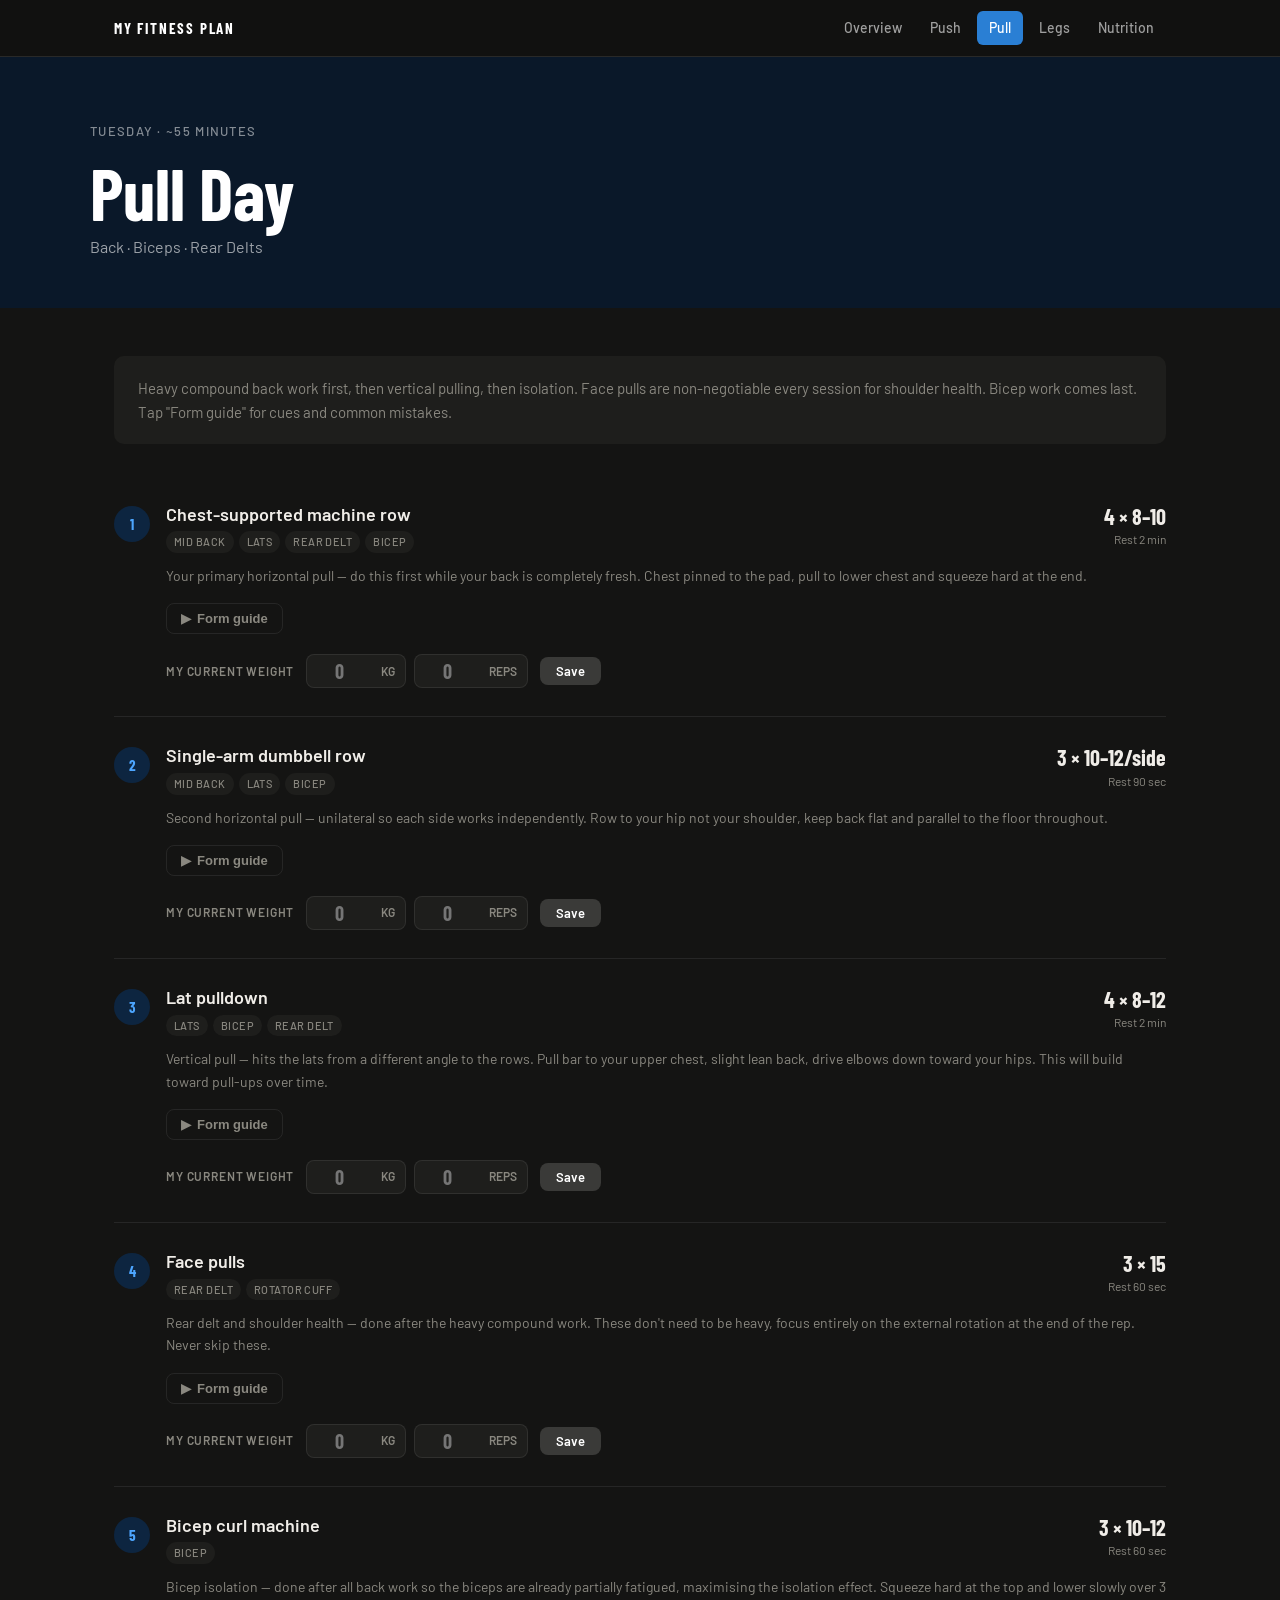
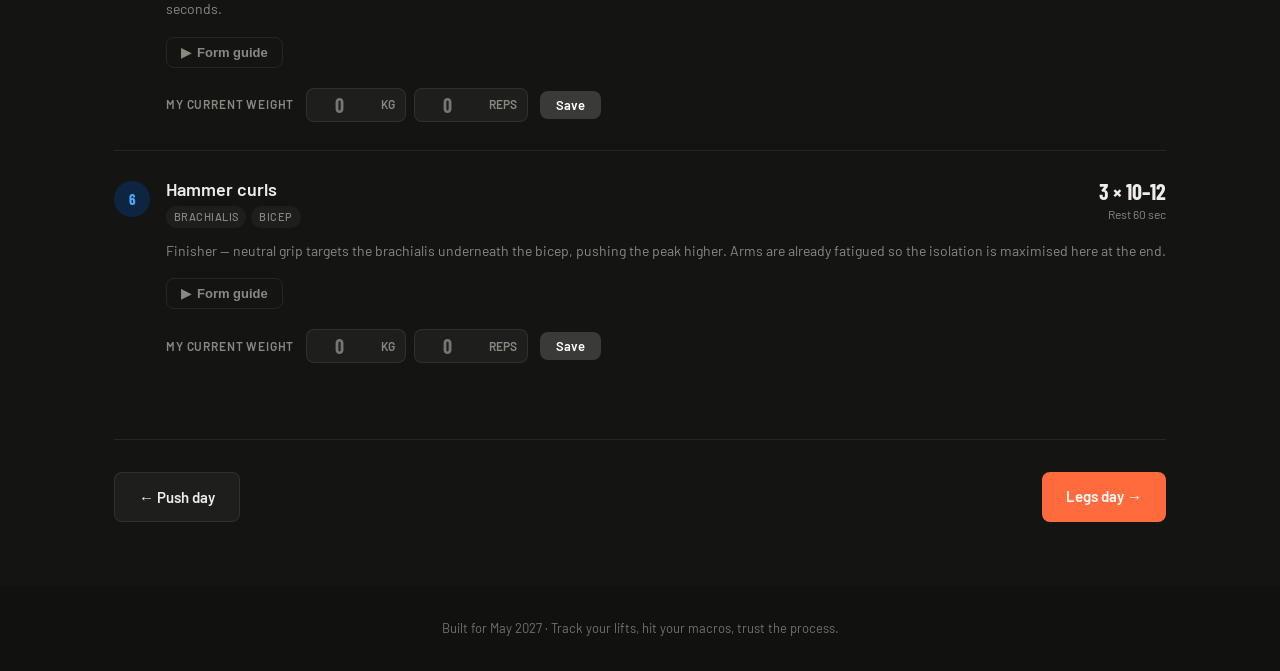
<file: pull.html>
<!DOCTYPE html>
<html lang="en">
<head>
  <meta charset="UTF-8" />
  <meta name="viewport" content="width=device-width, initial-scale=1.0" />
  <title>Pull Day — Tuesday</title>
  <link rel="preconnect" href="https://fonts.googleapis.com" />
  <link rel="preconnect" href="https://fonts.gstatic.com" crossorigin />
  <link href="https://fonts.googleapis.com/css2?family=Barlow:wght@400;500;600&family=Barlow+Condensed:wght@600;700&display=swap" rel="stylesheet" />
  <link rel="stylesheet" href="style.css" />
</head>
<body>
  <nav class="nav">
    <div class="nav-inner">
      <span class="nav-logo">MY FITNESS PLAN</span>
      <div class="nav-links">
        <a href="index.html" class="nav-link">Overview</a>
        <a href="push.html" class="nav-link push">Push</a>
        <a href="pull.html" class="nav-link pull active">Pull</a>
        <a href="legs.html" class="nav-link legs">Legs</a>
        <a href="nutrition.html" class="nav-link">Nutrition</a>
      </div>
      <button class="hamburger" onclick="toggleMenu()" aria-label="Toggle menu">&#9776;</button>
    </div>
    <div class="mobile-menu" id="mobileMenu">
      <a href="index.html" class="mobile-link">Overview</a>
      <a href="push.html" class="mobile-link push">Push — Monday</a>
      <a href="pull.html" class="mobile-link pull active">Pull — Tuesday</a>
      <a href="legs.html" class="mobile-link legs">Legs — Wednesday</a>
      <a href="nutrition.html" class="mobile-link">Nutrition</a>
    </div>
  </nav>

  <header class="workout-hero workout-hero--pull">
    <div class="hero-inner">
      <p class="hero-eyebrow">Tuesday · ~55 minutes</p>
      <h1 class="hero-title">Pull Day</h1>
      <p class="hero-sub">Back · Biceps · Rear Delts</p>
    </div>
  </header>

  <main class="main">
    <div class="workout-intro">
      <p>Heavy compound back work first, then vertical pulling, then isolation. Face pulls are non-negotiable every session for shoulder health. Bicep work comes last. Tap "Form guide" for cues and common mistakes.</p>
    </div>

    <div class="exercise-list">

      <!-- 1. Chest-supported machine row — heavy compound -->
      <div class="exercise">
        <div class="exercise-header">
          <div class="ex-left">
            <span class="ex-num ex-num--pull">1</span>
            <div>
              <h3 class="ex-name">Chest-supported machine row</h3>
              <div class="ex-muscles"><span class="muscle-tag">mid back</span><span class="muscle-tag">lats</span><span class="muscle-tag">rear delt</span><span class="muscle-tag">bicep</span></div>
            </div>
          </div>
          <div class="ex-sets-info"><span class="ex-sets">4 × 8–10</span><span class="ex-rest">Rest 2 min</span></div>
        </div>
        <p class="ex-tip">Your primary horizontal pull — do this first while your back is completely fresh. Chest pinned to the pad, pull to lower chest and squeeze hard at the end.</p>
        <div class="form-guide">
          <button class="form-toggle" id="btn-pull-1" onclick="toggleForm('pull-1')"><span class="arrow">▶</span> Form guide</button>
          <div class="form-details" id="form-pull-1">
            <div class="form-grid">
              <div class="form-col"><p class="form-col-label">Setup</p><ul class="form-cue-list"><li>Chest pressed firmly against the pad throughout</li><li>Feet flat on footrests, stable base</li><li>Arms fully extended before each rep</li></ul></div>
              <div class="form-col"><p class="form-col-label">Execution cues</p><ul class="form-cue-list"><li>Pull handles to lower chest — not stomach</li><li>Lead with elbows, drive them back</li><li>Squeeze shoulder blades together at the end</li><li>Pause 1 second at contraction, lower slowly</li></ul></div>
              <div class="form-col"><p class="form-col-label">Common mistakes</p><ul class="form-cue-list form-mistake-list"><li>Letting chest come off the pad</li><li>Pulling to the stomach instead of chest</li><li>Using biceps only — think elbows not hands</li><li>Not reaching full extension between reps</li></ul></div>
            </div>
          </div>
        </div>
        <div class="ex-tracker">
          <label class="tracker-label">My current weight</label>
          <div class="tracker-inputs">
            <div class="tracker-field"><input type="number" class="tracker-input" id="pull-1-weight" placeholder="0" min="0" step="2.5" /><span class="tracker-unit">kg</span></div>
            <div class="tracker-field"><input type="number" class="tracker-input" id="pull-1-reps" placeholder="0" min="0" max="20" /><span class="tracker-unit">reps</span></div>
          </div>
          <button class="save-btn save-btn--pull" onclick="saveExercise('pull-1')">Save</button>
          <span class="save-confirm" id="pull-1-confirm">Saved ✓</span>
        </div>
      </div>

      <!-- 2. Single-arm dumbbell row — compound -->
      <div class="exercise">
        <div class="exercise-header">
          <div class="ex-left">
            <span class="ex-num ex-num--pull">2</span>
            <div>
              <h3 class="ex-name">Single-arm dumbbell row</h3>
              <div class="ex-muscles"><span class="muscle-tag">mid back</span><span class="muscle-tag">lats</span><span class="muscle-tag">bicep</span></div>
            </div>
          </div>
          <div class="ex-sets-info"><span class="ex-sets">3 × 10–12/side</span><span class="ex-rest">Rest 90 sec</span></div>
        </div>
        <p class="ex-tip">Second horizontal pull — unilateral so each side works independently. Row to your hip not your shoulder, keep back flat and parallel to the floor throughout.</p>
        <div class="form-guide">
          <button class="form-toggle" id="btn-pull-2" onclick="toggleForm('pull-2')"><span class="arrow">▶</span> Form guide</button>
          <div class="form-details" id="form-pull-2">
            <div class="form-grid">
              <div class="form-col"><p class="form-col-label">Setup</p><ul class="form-cue-list"><li>Same-side knee and hand on the bench for support</li><li>Back flat and parallel to the floor — don't round</li><li>Dumbbell hanging straight down from shoulder</li><li>Neutral grip — palm facing your body</li></ul></div>
              <div class="form-col"><p class="form-col-label">Execution cues</p><ul class="form-cue-list"><li>Drive elbow back toward your hip — not your shoulder</li><li>Think about putting your elbow in your back pocket</li><li>Squeeze the lat and mid back at the top</li><li>Lower slowly with full control — feel the stretch</li><li>Keep hips square — don't rotate to help the lift</li></ul></div>
              <div class="form-col"><p class="form-col-label">Common mistakes</p><ul class="form-cue-list form-mistake-list"><li>Rowing to the shoulder — targets traps not back</li><li>Rotating the torso to lift heavier</li><li>Rounding the lower back</li><li>Rushing the eccentric on the way down</li></ul></div>
            </div>
          </div>
        </div>
        <div class="ex-tracker">
          <label class="tracker-label">My current weight</label>
          <div class="tracker-inputs">
            <div class="tracker-field"><input type="number" class="tracker-input" id="pull-2-weight" placeholder="0" min="0" step="2.5" /><span class="tracker-unit">kg</span></div>
            <div class="tracker-field"><input type="number" class="tracker-input" id="pull-2-reps" placeholder="0" min="0" max="20" /><span class="tracker-unit">reps</span></div>
          </div>
          <button class="save-btn save-btn--pull" onclick="saveExercise('pull-2')">Save</button>
          <span class="save-confirm" id="pull-2-confirm">Saved ✓</span>
        </div>
      </div>

      <!-- 3. Lat pulldown — vertical compound -->
      <div class="exercise">
        <div class="exercise-header">
          <div class="ex-left">
            <span class="ex-num ex-num--pull">3</span>
            <div>
              <h3 class="ex-name">Lat pulldown</h3>
              <div class="ex-muscles"><span class="muscle-tag">lats</span><span class="muscle-tag">bicep</span><span class="muscle-tag">rear delt</span></div>
            </div>
          </div>
          <div class="ex-sets-info"><span class="ex-sets">4 × 8–12</span><span class="ex-rest">Rest 2 min</span></div>
        </div>
        <p class="ex-tip">Vertical pull — hits the lats from a different angle to the rows. Pull bar to your upper chest, slight lean back, drive elbows down toward your hips. This will build toward pull-ups over time.</p>
        <div class="form-guide">
          <button class="form-toggle" id="btn-pull-3" onclick="toggleForm('pull-3')"><span class="arrow">▶</span> Form guide</button>
          <div class="form-details" id="form-pull-3">
            <div class="form-grid">
              <div class="form-col"><p class="form-col-label">Setup</p><ul class="form-cue-list"><li>Grip just wider than shoulder-width</li><li>Thighs locked under the pad securely</li><li>Slight lean back — chest up toward the bar</li><li>Arms fully extended at the start</li></ul></div>
              <div class="form-col"><p class="form-col-label">Execution cues</p><ul class="form-cue-list"><li>Initiate by pulling shoulder blades down first</li><li>Drive elbows down toward your hips</li><li>Pull bar to your upper chest — not behind neck</li><li>Lower slowly over 2–3 seconds — feel the lat stretch</li></ul></div>
              <div class="form-col"><p class="form-col-label">Common mistakes</p><ul class="form-cue-list form-mistake-list"><li>Pulling behind the neck — neck strain risk</li><li>Using biceps only — engage the lats</li><li>Leaning back too far — becomes a row</li><li>Dropping the weight quickly on the way up</li></ul></div>
            </div>
          </div>
        </div>
        <div class="ex-tracker">
          <label class="tracker-label">My current weight</label>
          <div class="tracker-inputs">
            <div class="tracker-field"><input type="number" class="tracker-input" id="pull-3-weight" placeholder="0" min="0" step="2.5" /><span class="tracker-unit">kg</span></div>
            <div class="tracker-field"><input type="number" class="tracker-input" id="pull-3-reps" placeholder="0" min="0" max="20" /><span class="tracker-unit">reps</span></div>
          </div>
          <button class="save-btn save-btn--pull" onclick="saveExercise('pull-3')">Save</button>
          <span class="save-confirm" id="pull-3-confirm">Saved ✓</span>
        </div>
      </div>

      <!-- 4. Face pulls — rear delt isolation -->
      <div class="exercise">
        <div class="exercise-header">
          <div class="ex-left">
            <span class="ex-num ex-num--pull">4</span>
            <div>
              <h3 class="ex-name">Face pulls</h3>
              <div class="ex-muscles"><span class="muscle-tag">rear delt</span><span class="muscle-tag">rotator cuff</span></div>
            </div>
          </div>
          <div class="ex-sets-info"><span class="ex-sets">3 × 15</span><span class="ex-rest">Rest 60 sec</span></div>
        </div>
        <p class="ex-tip">Rear delt and shoulder health — done after the heavy compound work. These don't need to be heavy, focus entirely on the external rotation at the end of the rep. Never skip these.</p>
        <div class="form-guide">
          <button class="form-toggle" id="btn-pull-4" onclick="toggleForm('pull-4')"><span class="arrow">▶</span> Form guide</button>
          <div class="form-details" id="form-pull-4">
            <div class="form-grid">
              <div class="form-col"><p class="form-col-label">Setup</p><ul class="form-cue-list"><li>Set cable to upper chest or eye level</li><li>Rope attachment, grip with thumbs pointing back</li><li>Step back to create tension before starting</li></ul></div>
              <div class="form-col"><p class="form-col-label">Execution cues</p><ul class="form-cue-list"><li>Pull rope toward your forehead — not your chin</li><li>Externally rotate at the end — thumbs back toward ears</li><li>Elbows should finish high and wide</li><li>Control the return fully</li></ul></div>
              <div class="form-col"><p class="form-col-label">Common mistakes</p><ul class="form-cue-list form-mistake-list"><li>Pulling to the chin — becomes an upright row</li><li>Skipping the external rotation at the end</li><li>Going too heavy — ruins the movement</li><li>Elbows dropping below shoulder height</li></ul></div>
            </div>
          </div>
        </div>
        <div class="ex-tracker">
          <label class="tracker-label">My current weight</label>
          <div class="tracker-inputs">
            <div class="tracker-field"><input type="number" class="tracker-input" id="pull-4-weight" placeholder="0" min="0" step="2.5" /><span class="tracker-unit">kg</span></div>
            <div class="tracker-field"><input type="number" class="tracker-input" id="pull-4-reps" placeholder="0" min="0" max="20" /><span class="tracker-unit">reps</span></div>
          </div>
          <button class="save-btn save-btn--pull" onclick="saveExercise('pull-4')">Save</button>
          <span class="save-confirm" id="pull-4-confirm">Saved ✓</span>
        </div>
      </div>

      <!-- 5. Bicep curl machine — isolation -->
      <div class="exercise">
        <div class="exercise-header">
          <div class="ex-left">
            <span class="ex-num ex-num--pull">5</span>
            <div>
              <h3 class="ex-name">Bicep curl machine</h3>
              <div class="ex-muscles"><span class="muscle-tag">bicep</span></div>
            </div>
          </div>
          <div class="ex-sets-info"><span class="ex-sets">3 × 10–12</span><span class="ex-rest">Rest 60 sec</span></div>
        </div>
        <p class="ex-tip">Bicep isolation — done after all back work so the biceps are already partially fatigued, maximising the isolation effect. Squeeze hard at the top and lower slowly over 3 seconds.</p>
        <div class="form-guide">
          <button class="form-toggle" id="btn-pull-5" onclick="toggleForm('pull-5')"><span class="arrow">▶</span> Form guide</button>
          <div class="form-details" id="form-pull-5">
            <div class="form-grid">
              <div class="form-col"><p class="form-col-label">Setup</p><ul class="form-cue-list"><li>Adjust seat so elbows align with the machine pivot point</li><li>Upper arms flat on the pad throughout</li><li>Grip handles with palms facing up</li></ul></div>
              <div class="form-col"><p class="form-col-label">Execution cues</p><ul class="form-cue-list"><li>Curl to full contraction — squeeze at the top</li><li>Lower slowly over 3 seconds</li><li>Don't let the weight stack touch between reps</li><li>Keep upper arms pinned to the pad</li></ul></div>
              <div class="form-col"><p class="form-col-label">Common mistakes</p><ul class="form-cue-list form-mistake-list"><li>Lifting upper arms off the pad mid-rep</li><li>Dropping the weight quickly on the way down</li><li>Not adjusting seat height — misaligned pivot</li></ul></div>
            </div>
          </div>
        </div>
        <div class="ex-tracker">
          <label class="tracker-label">My current weight</label>
          <div class="tracker-inputs">
            <div class="tracker-field"><input type="number" class="tracker-input" id="pull-5-weight" placeholder="0" min="0" step="2.5" /><span class="tracker-unit">kg</span></div>
            <div class="tracker-field"><input type="number" class="tracker-input" id="pull-5-reps" placeholder="0" min="0" max="20" /><span class="tracker-unit">reps</span></div>
          </div>
          <button class="save-btn save-btn--pull" onclick="saveExercise('pull-5')">Save</button>
          <span class="save-confirm" id="pull-5-confirm">Saved ✓</span>
        </div>
      </div>

      <!-- 6. Hammer curls — isolation finisher -->
      <div class="exercise">
        <div class="exercise-header">
          <div class="ex-left">
            <span class="ex-num ex-num--pull">6</span>
            <div>
              <h3 class="ex-name">Hammer curls</h3>
              <div class="ex-muscles"><span class="muscle-tag">brachialis</span><span class="muscle-tag">bicep</span></div>
            </div>
          </div>
          <div class="ex-sets-info"><span class="ex-sets">3 × 10–12</span><span class="ex-rest">Rest 60 sec</span></div>
        </div>
        <p class="ex-tip">Finisher — neutral grip targets the brachialis underneath the bicep, pushing the peak higher. Arms are already fatigued so the isolation is maximised here at the end.</p>
        <div class="form-guide">
          <button class="form-toggle" id="btn-pull-6" onclick="toggleForm('pull-6')"><span class="arrow">▶</span> Form guide</button>
          <div class="form-details" id="form-pull-6">
            <div class="form-grid">
              <div class="form-col"><p class="form-col-label">Setup</p><ul class="form-cue-list"><li>Stand upright, dumbbells at sides</li><li>Neutral grip — thumbs pointing forward</li><li>Elbows pinned to sides</li></ul></div>
              <div class="form-col"><p class="form-col-label">Execution cues</p><ul class="form-cue-list"><li>Curl straight up — don't rotate the wrist</li><li>Squeeze at the top of the movement</li><li>Lower slowly — 2–3 seconds</li><li>Alternate arms or do both together</li></ul></div>
              <div class="form-col"><p class="form-col-label">Common mistakes</p><ul class="form-cue-list form-mistake-list"><li>Swinging the body to lift the weight</li><li>Rotating the wrist — becomes a regular curl</li><li>Elbows drifting forward away from the body</li></ul></div>
            </div>
          </div>
        </div>
        <div class="ex-tracker">
          <label class="tracker-label">My current weight</label>
          <div class="tracker-inputs">
            <div class="tracker-field"><input type="number" class="tracker-input" id="pull-6-weight" placeholder="0" min="0" step="2.5" /><span class="tracker-unit">kg</span></div>
            <div class="tracker-field"><input type="number" class="tracker-input" id="pull-6-reps" placeholder="0" min="0" max="20" /><span class="tracker-unit">reps</span></div>
          </div>
          <button class="save-btn save-btn--pull" onclick="saveExercise('pull-6')">Save</button>
          <span class="save-confirm" id="pull-6-confirm">Saved ✓</span>
        </div>
      </div>

    </div>
    <div class="workout-nav">
      <a href="push.html" class="wn-btn wn-btn--secondary">← Push day</a>
      <a href="legs.html" class="wn-btn wn-btn--legs">Legs day →</a>
    </div>
  </main>
  <footer class="footer"><p>Built for May 2027 · Track your lifts, hit your macros, trust the process.</p></footer>
  <script src="script.js"></script>
</body>
</html>
</file>
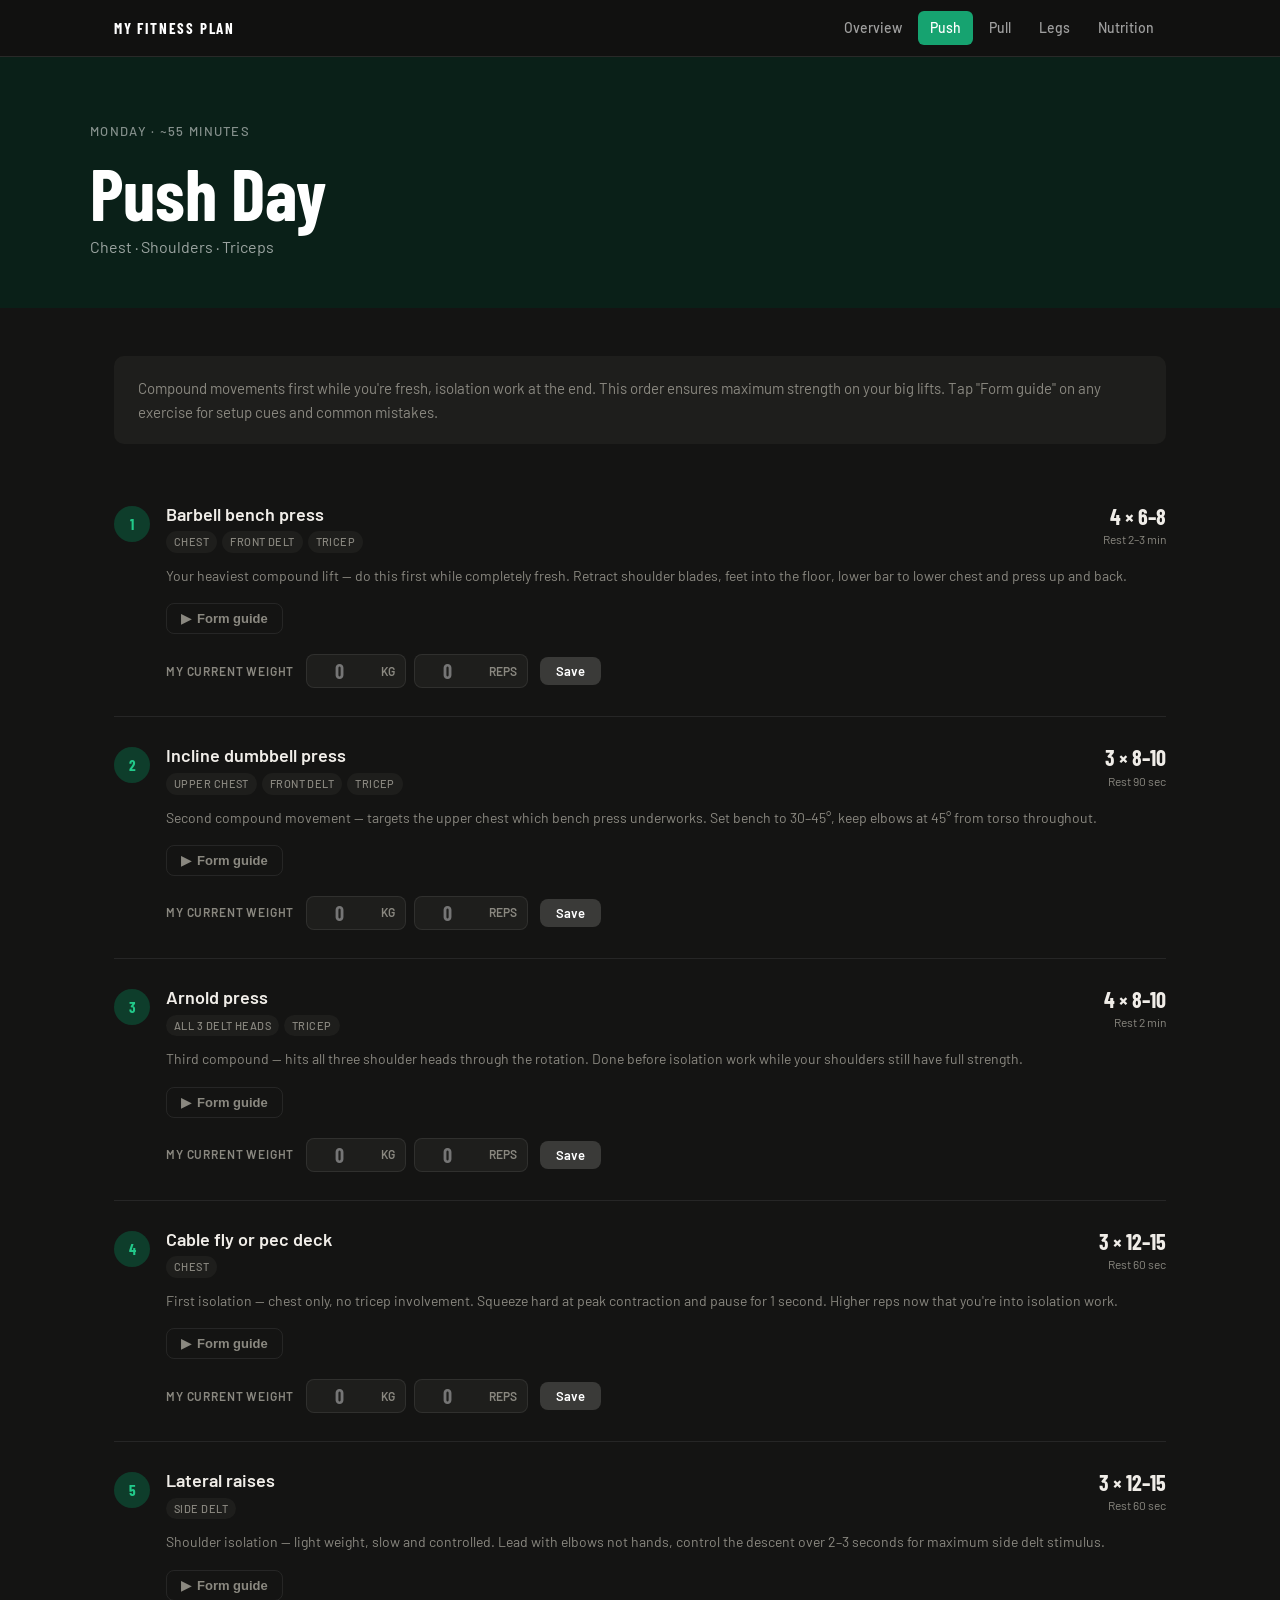
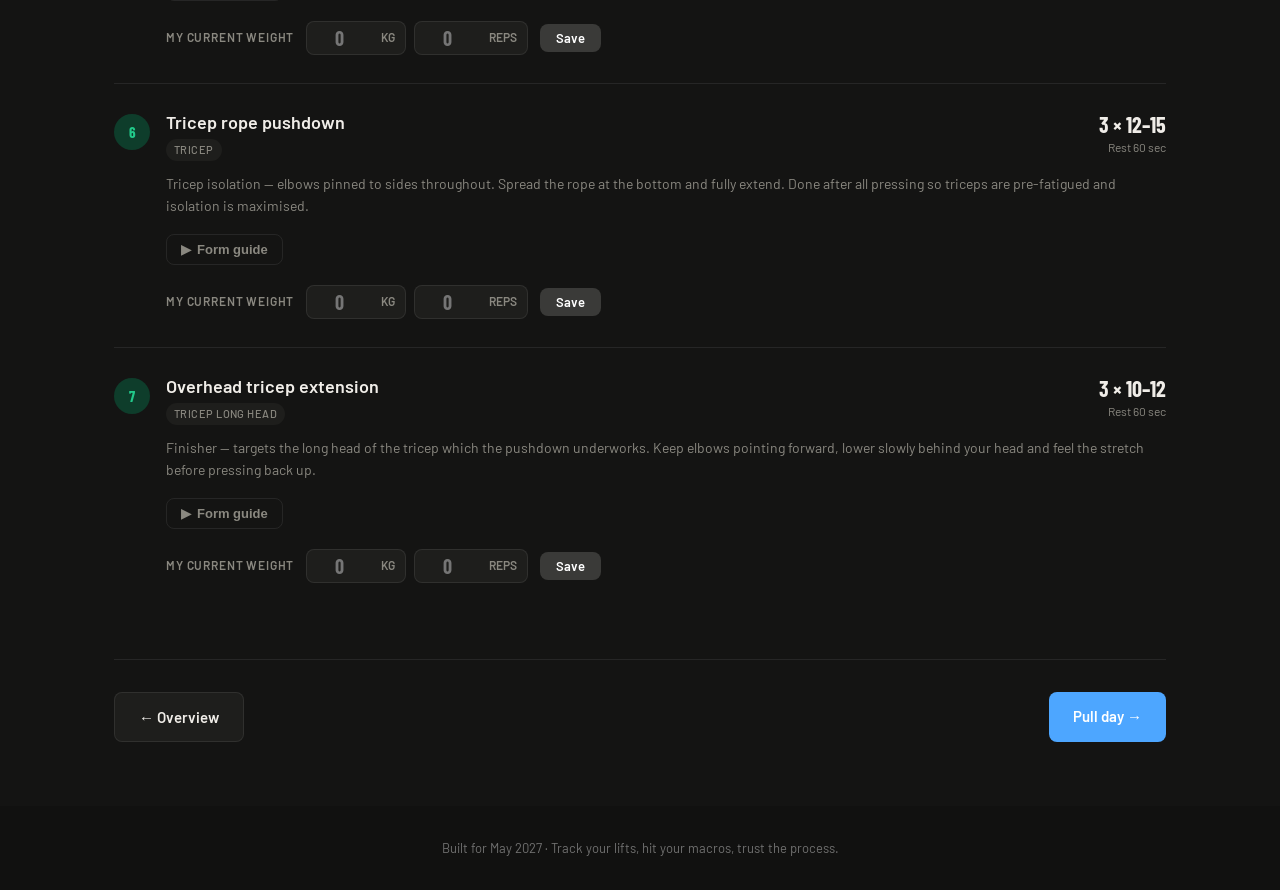
<file: push.html>
<!DOCTYPE html>
<html lang="en">
<head>
  <meta charset="UTF-8" />
  <meta name="viewport" content="width=device-width, initial-scale=1.0" />
  <title>Push Day — Monday</title>
  <link rel="preconnect" href="https://fonts.googleapis.com" />
  <link rel="preconnect" href="https://fonts.gstatic.com" crossorigin />
  <link href="https://fonts.googleapis.com/css2?family=Barlow:wght@400;500;600&family=Barlow+Condensed:wght@600;700&display=swap" rel="stylesheet" />
  <link rel="stylesheet" href="style.css" />
</head>
<body>
  <nav class="nav">
    <div class="nav-inner">
      <span class="nav-logo">MY FITNESS PLAN</span>
      <div class="nav-links">
        <a href="index.html" class="nav-link">Overview</a>
        <a href="push.html" class="nav-link push active">Push</a>
        <a href="pull.html" class="nav-link pull">Pull</a>
        <a href="legs.html" class="nav-link legs">Legs</a>
        <a href="nutrition.html" class="nav-link">Nutrition</a>
      </div>
      <button class="hamburger" onclick="toggleMenu()" aria-label="Toggle menu">&#9776;</button>
    </div>
    <div class="mobile-menu" id="mobileMenu">
      <a href="index.html" class="mobile-link">Overview</a>
      <a href="push.html" class="mobile-link push active">Push — Monday</a>
      <a href="pull.html" class="mobile-link pull">Pull — Tuesday</a>
      <a href="legs.html" class="mobile-link legs">Legs — Wednesday</a>
      <a href="nutrition.html" class="mobile-link">Nutrition</a>
    </div>
  </nav>

  <header class="workout-hero workout-hero--push">
    <div class="hero-inner">
      <p class="hero-eyebrow">Monday · ~55 minutes</p>
      <h1 class="hero-title">Push Day</h1>
      <p class="hero-sub">Chest · Shoulders · Triceps</p>
    </div>
  </header>

  <main class="main">
    <div class="workout-intro">
      <p>Compound movements first while you're fresh, isolation work at the end. This order ensures maximum strength on your big lifts. Tap "Form guide" on any exercise for setup cues and common mistakes.</p>
    </div>

    <div class="exercise-list">

      <!-- 1. Barbell bench press — heavy compound -->
      <div class="exercise">
        <div class="exercise-header">
          <div class="ex-left">
            <span class="ex-num ex-num--push">1</span>
            <div>
              <h3 class="ex-name">Barbell bench press</h3>
              <div class="ex-muscles"><span class="muscle-tag">chest</span><span class="muscle-tag">front delt</span><span class="muscle-tag">tricep</span></div>
            </div>
          </div>
          <div class="ex-sets-info"><span class="ex-sets">4 × 6–8</span><span class="ex-rest">Rest 2–3 min</span></div>
        </div>
        <p class="ex-tip">Your heaviest compound lift — do this first while completely fresh. Retract shoulder blades, feet into the floor, lower bar to lower chest and press up and back.</p>
        <div class="form-guide">
          <button class="form-toggle" id="btn-push-1" onclick="toggleForm('push-1')"><span class="arrow">▶</span> Form guide</button>
          <div class="form-details" id="form-push-1">
            <div class="form-grid">
              <div class="form-col"><p class="form-col-label">Setup</p><ul class="form-cue-list"><li>Feet flat on floor, drive them into the ground</li><li>Retract and depress shoulder blades</li><li>Slight arch in lower back, chest up</li><li>Grip just wider than shoulder-width</li></ul></div>
              <div class="form-col"><p class="form-col-label">Execution cues</p><ul class="form-cue-list"><li>Lower bar to lower chest in a slight diagonal path</li><li>Lightly touch chest — don't bounce</li><li>Drive feet into floor as you press up</li><li>Press bar back and slightly toward your face</li><li>Lock out fully at the top</li></ul></div>
              <div class="form-col"><p class="form-col-label">Common mistakes</p><ul class="form-cue-list form-mistake-list"><li>Elbows flaring to 90° — keep at 45°</li><li>Bouncing the bar off the chest</li><li>Feet coming off the floor mid-rep</li><li>Losing shoulder blade retraction under load</li></ul></div>
            </div>
          </div>
        </div>
        <div class="ex-tracker">
          <label class="tracker-label">My current weight</label>
          <div class="tracker-inputs">
            <div class="tracker-field"><input type="number" class="tracker-input" id="push-1-weight" placeholder="0" min="0" step="2.5" /><span class="tracker-unit">kg</span></div>
            <div class="tracker-field"><input type="number" class="tracker-input" id="push-1-reps" placeholder="0" min="0" max="20" /><span class="tracker-unit">reps</span></div>
          </div>
          <button class="save-btn" onclick="saveExercise('push-1')">Save</button>
          <span class="save-confirm" id="push-1-confirm">Saved ✓</span>
        </div>
      </div>

      <!-- 2. Incline dumbbell press — compound -->
      <div class="exercise">
        <div class="exercise-header">
          <div class="ex-left">
            <span class="ex-num ex-num--push">2</span>
            <div>
              <h3 class="ex-name">Incline dumbbell press</h3>
              <div class="ex-muscles"><span class="muscle-tag">upper chest</span><span class="muscle-tag">front delt</span><span class="muscle-tag">tricep</span></div>
            </div>
          </div>
          <div class="ex-sets-info"><span class="ex-sets">3 × 8–10</span><span class="ex-rest">Rest 90 sec</span></div>
        </div>
        <p class="ex-tip">Second compound movement — targets the upper chest which bench press underworks. Set bench to 30–45°, keep elbows at 45° from torso throughout.</p>
        <div class="form-guide">
          <button class="form-toggle" id="btn-push-2" onclick="toggleForm('push-2')"><span class="arrow">▶</span> Form guide</button>
          <div class="form-details" id="form-push-2">
            <div class="form-grid">
              <div class="form-col"><p class="form-col-label">Setup</p><ul class="form-cue-list"><li>Set bench to 30–45° — higher angles shift load to shoulders</li><li>Sit back into the pad, feet flat</li><li>Dumbbells at shoulder height, palms forward</li><li>Retract shoulder blades before pressing</li></ul></div>
              <div class="form-col"><p class="form-col-label">Execution cues</p><ul class="form-cue-list"><li>Keep elbows at 45° from torso throughout</li><li>Lower slowly until dumbbells are level with chest</li><li>Press up and slightly together at the top</li><li>Don't fully lock elbows — keep slight bend</li></ul></div>
              <div class="form-col"><p class="form-col-label">Common mistakes</p><ul class="form-cue-list form-mistake-list"><li>Bench too steep — becomes a shoulder press</li><li>Elbows flaring to 90° — shoulder strain risk</li><li>Rushing the descent</li><li>Not reaching full range at the bottom</li></ul></div>
            </div>
          </div>
        </div>
        <div class="ex-tracker">
          <label class="tracker-label">My current weight</label>
          <div class="tracker-inputs">
            <div class="tracker-field"><input type="number" class="tracker-input" id="push-2-weight" placeholder="0" min="0" step="2.5" /><span class="tracker-unit">kg</span></div>
            <div class="tracker-field"><input type="number" class="tracker-input" id="push-2-reps" placeholder="0" min="0" max="20" /><span class="tracker-unit">reps</span></div>
          </div>
          <button class="save-btn" onclick="saveExercise('push-2')">Save</button>
          <span class="save-confirm" id="push-2-confirm">Saved ✓</span>
        </div>
      </div>

      <!-- 3. Arnold press — compound shoulder -->
      <div class="exercise">
        <div class="exercise-header">
          <div class="ex-left">
            <span class="ex-num ex-num--push">3</span>
            <div>
              <h3 class="ex-name">Arnold press</h3>
              <div class="ex-muscles"><span class="muscle-tag">all 3 delt heads</span><span class="muscle-tag">tricep</span></div>
            </div>
          </div>
          <div class="ex-sets-info"><span class="ex-sets">4 × 8–10</span><span class="ex-rest">Rest 2 min</span></div>
        </div>
        <p class="ex-tip">Third compound — hits all three shoulder heads through the rotation. Done before isolation work while your shoulders still have full strength.</p>
        <div class="form-guide">
          <button class="form-toggle" id="btn-push-3" onclick="toggleForm('push-3')"><span class="arrow">▶</span> Form guide</button>
          <div class="form-details" id="form-push-3">
            <div class="form-grid">
              <div class="form-col"><p class="form-col-label">Setup</p><ul class="form-cue-list"><li>Sit upright, back supported, core braced</li><li>Start with palms facing you at chin height</li><li>Elbows roughly at 90°</li></ul></div>
              <div class="form-col"><p class="form-col-label">Execution cues</p><ul class="form-cue-list"><li>Rotate palms outward as you press overhead</li><li>Palms fully facing forward at the top</li><li>Reverse the rotation on the way down</li><li>Control the tempo — don't rush the rotation</li></ul></div>
              <div class="form-col"><p class="form-col-label">Common mistakes</p><ul class="form-cue-list form-mistake-list"><li>Skipping the rotation — becomes a standard press</li><li>Leaning back excessively under load</li><li>Letting the core go slack at the top</li></ul></div>
            </div>
          </div>
        </div>
        <div class="ex-tracker">
          <label class="tracker-label">My current weight</label>
          <div class="tracker-inputs">
            <div class="tracker-field"><input type="number" class="tracker-input" id="push-3-weight" placeholder="0" min="0" step="2.5" /><span class="tracker-unit">kg</span></div>
            <div class="tracker-field"><input type="number" class="tracker-input" id="push-3-reps" placeholder="0" min="0" max="20" /><span class="tracker-unit">reps</span></div>
          </div>
          <button class="save-btn" onclick="saveExercise('push-3')">Save</button>
          <span class="save-confirm" id="push-3-confirm">Saved ✓</span>
        </div>
      </div>

      <!-- 4. Cable fly — chest isolation -->
      <div class="exercise">
        <div class="exercise-header">
          <div class="ex-left">
            <span class="ex-num ex-num--push">4</span>
            <div>
              <h3 class="ex-name">Cable fly or pec deck</h3>
              <div class="ex-muscles"><span class="muscle-tag">chest</span></div>
            </div>
          </div>
          <div class="ex-sets-info"><span class="ex-sets">3 × 12–15</span><span class="ex-rest">Rest 60 sec</span></div>
        </div>
        <p class="ex-tip">First isolation — chest only, no tricep involvement. Squeeze hard at peak contraction and pause for 1 second. Higher reps now that you're into isolation work.</p>
        <div class="form-guide">
          <button class="form-toggle" id="btn-push-4" onclick="toggleForm('push-4')"><span class="arrow">▶</span> Form guide</button>
          <div class="form-details" id="form-push-4">
            <div class="form-grid">
              <div class="form-col"><p class="form-col-label">Setup</p><ul class="form-cue-list"><li>Set cables at chest height or sit upright (pec deck)</li><li>Slight fixed bend in elbows throughout</li><li>Chest up, shoulder blades back</li></ul></div>
              <div class="form-col"><p class="form-col-label">Execution cues</p><ul class="form-cue-list"><li>Think about hugging a tree — arc the arms</li><li>Squeeze hard at the point of peak contraction</li><li>Pause for 1 second at the peak</li><li>Control the return — feel the stretch</li></ul></div>
              <div class="form-col"><p class="form-col-label">Common mistakes</p><ul class="form-cue-list form-mistake-list"><li>Bending and straightening elbows — not a press</li><li>Going too heavy — ruins the arc motion</li><li>Not pausing at contraction</li></ul></div>
            </div>
          </div>
        </div>
        <div class="ex-tracker">
          <label class="tracker-label">My current weight</label>
          <div class="tracker-inputs">
            <div class="tracker-field"><input type="number" class="tracker-input" id="push-4-weight" placeholder="0" min="0" step="2.5" /><span class="tracker-unit">kg</span></div>
            <div class="tracker-field"><input type="number" class="tracker-input" id="push-4-reps" placeholder="0" min="0" max="20" /><span class="tracker-unit">reps</span></div>
          </div>
          <button class="save-btn" onclick="saveExercise('push-4')">Save</button>
          <span class="save-confirm" id="push-4-confirm">Saved ✓</span>
        </div>
      </div>

      <!-- 5. Lateral raises — shoulder isolation -->
      <div class="exercise">
        <div class="exercise-header">
          <div class="ex-left">
            <span class="ex-num ex-num--push">5</span>
            <div>
              <h3 class="ex-name">Lateral raises</h3>
              <div class="ex-muscles"><span class="muscle-tag">side delt</span></div>
            </div>
          </div>
          <div class="ex-sets-info"><span class="ex-sets">3 × 12–15</span><span class="ex-rest">Rest 60 sec</span></div>
        </div>
        <p class="ex-tip">Shoulder isolation — light weight, slow and controlled. Lead with elbows not hands, control the descent over 2–3 seconds for maximum side delt stimulus.</p>
        <div class="form-guide">
          <button class="form-toggle" id="btn-push-5" onclick="toggleForm('push-5')"><span class="arrow">▶</span> Form guide</button>
          <div class="form-details" id="form-push-5">
            <div class="form-grid">
              <div class="form-col"><p class="form-col-label">Setup</p><ul class="form-cue-list"><li>Stand with slight forward lean at the hips</li><li>Slight bend in elbows throughout</li><li>Palms facing down, dumbbells at sides</li></ul></div>
              <div class="form-col"><p class="form-col-label">Execution cues</p><ul class="form-cue-list"><li>Lead with elbows, not hands</li><li>Raise to just above shoulder height</li><li>Think about pouring water from a jug at the top</li><li>Lower over 2–3 seconds — don't drop</li></ul></div>
              <div class="form-col"><p class="form-col-label">Common mistakes</p><ul class="form-cue-list form-mistake-list"><li>Using momentum to swing the weights up</li><li>Shrugging the traps at the top</li><li>Going too heavy — ruins the movement</li><li>Dropping the weight on the way down</li></ul></div>
            </div>
          </div>
        </div>
        <div class="ex-tracker">
          <label class="tracker-label">My current weight</label>
          <div class="tracker-inputs">
            <div class="tracker-field"><input type="number" class="tracker-input" id="push-5-weight" placeholder="0" min="0" step="2.5" /><span class="tracker-unit">kg</span></div>
            <div class="tracker-field"><input type="number" class="tracker-input" id="push-5-reps" placeholder="0" min="0" max="20" /><span class="tracker-unit">reps</span></div>
          </div>
          <button class="save-btn" onclick="saveExercise('push-5')">Save</button>
          <span class="save-confirm" id="push-5-confirm">Saved ✓</span>
        </div>
      </div>

      <!-- 6. Tricep rope pushdown — tricep isolation -->
      <div class="exercise">
        <div class="exercise-header">
          <div class="ex-left">
            <span class="ex-num ex-num--push">6</span>
            <div>
              <h3 class="ex-name">Tricep rope pushdown</h3>
              <div class="ex-muscles"><span class="muscle-tag">tricep</span></div>
            </div>
          </div>
          <div class="ex-sets-info"><span class="ex-sets">3 × 12–15</span><span class="ex-rest">Rest 60 sec</span></div>
        </div>
        <p class="ex-tip">Tricep isolation — elbows pinned to sides throughout. Spread the rope at the bottom and fully extend. Done after all pressing so triceps are pre-fatigued and isolation is maximised.</p>
        <div class="form-guide">
          <button class="form-toggle" id="btn-push-6" onclick="toggleForm('push-6')"><span class="arrow">▶</span> Form guide</button>
          <div class="form-details" id="form-push-6">
            <div class="form-grid">
              <div class="form-col"><p class="form-col-label">Setup</p><ul class="form-cue-list"><li>Set cable to high position</li><li>Stand close to the cable, slight forward lean</li><li>Elbows pinned to sides — they don't move</li></ul></div>
              <div class="form-col"><p class="form-col-label">Execution cues</p><ul class="form-cue-list"><li>Push down and spread the rope apart at the bottom</li><li>Fully extend the arms at the bottom</li><li>Control the return to about 90°</li><li>Only the forearms should move</li></ul></div>
              <div class="form-col"><p class="form-col-label">Common mistakes</p><ul class="form-cue-list form-mistake-list"><li>Elbows flaring out during the rep</li><li>Using bodyweight to push down</li><li>Not fully extending at the bottom</li></ul></div>
            </div>
          </div>
        </div>
        <div class="ex-tracker">
          <label class="tracker-label">My current weight</label>
          <div class="tracker-inputs">
            <div class="tracker-field"><input type="number" class="tracker-input" id="push-6-weight" placeholder="0" min="0" step="2.5" /><span class="tracker-unit">kg</span></div>
            <div class="tracker-field"><input type="number" class="tracker-input" id="push-6-reps" placeholder="0" min="0" max="20" /><span class="tracker-unit">reps</span></div>
          </div>
          <button class="save-btn" onclick="saveExercise('push-6')">Save</button>
          <span class="save-confirm" id="push-6-confirm">Saved ✓</span>
        </div>
      </div>

      <!-- 7. Overhead tricep extension — tricep isolation -->
      <div class="exercise">
        <div class="exercise-header">
          <div class="ex-left">
            <span class="ex-num ex-num--push">7</span>
            <div>
              <h3 class="ex-name">Overhead tricep extension</h3>
              <div class="ex-muscles"><span class="muscle-tag">tricep long head</span></div>
            </div>
          </div>
          <div class="ex-sets-info"><span class="ex-sets">3 × 10–12</span><span class="ex-rest">Rest 60 sec</span></div>
        </div>
        <p class="ex-tip">Finisher — targets the long head of the tricep which the pushdown underworks. Keep elbows pointing forward, lower slowly behind your head and feel the stretch before pressing back up.</p>
        <div class="form-guide">
          <button class="form-toggle" id="btn-push-7" onclick="toggleForm('push-7')"><span class="arrow">▶</span> Form guide</button>
          <div class="form-details" id="form-push-7">
            <div class="form-grid">
              <div class="form-col"><p class="form-col-label">Setup</p><ul class="form-cue-list"><li>Sit or stand with core braced</li><li>Hold dumbbell overhead with both hands</li><li>Elbows pointing forward — not flared</li></ul></div>
              <div class="form-col"><p class="form-col-label">Execution cues</p><ul class="form-cue-list"><li>Lower dumbbell behind head slowly — 3 seconds</li><li>Feel the stretch in the tricep long head</li><li>Press back up to full extension overhead</li><li>Keep elbows pointing forward throughout</li></ul></div>
              <div class="form-col"><p class="form-col-label">Common mistakes</p><ul class="form-cue-list form-mistake-list"><li>Elbows flaring wide — loses long head tension</li><li>Rushing the eccentric — the stretch is the point</li><li>Arching the lower back excessively</li></ul></div>
            </div>
          </div>
        </div>
        <div class="ex-tracker">
          <label class="tracker-label">My current weight</label>
          <div class="tracker-inputs">
            <div class="tracker-field"><input type="number" class="tracker-input" id="push-7-weight" placeholder="0" min="0" step="2.5" /><span class="tracker-unit">kg</span></div>
            <div class="tracker-field"><input type="number" class="tracker-input" id="push-7-reps" placeholder="0" min="0" max="20" /><span class="tracker-unit">reps</span></div>
          </div>
          <button class="save-btn" onclick="saveExercise('push-7')">Save</button>
          <span class="save-confirm" id="push-7-confirm">Saved ✓</span>
        </div>
      </div>

    </div>
    <div class="workout-nav">
      <a href="index.html" class="wn-btn wn-btn--secondary">← Overview</a>
      <a href="pull.html" class="wn-btn wn-btn--pull">Pull day →</a>
    </div>
  </main>
  <footer class="footer"><p>Built for May 2027 · Track your lifts, hit your macros, trust the process.</p></footer>
  <script src="script.js"></script>
</body>
</html>
</file>
<file: style.css>
:root {
  --push: #22C98A; --push-light: #0E3D2B; --push-dark: #16A370;
  --pull: #4DA6FF; --pull-light: #0D2540; --pull-dark: #2A7FD4;
  --legs: #FF6B3D; --legs-light: #3D1A0D; --legs-dark: #D94F22;
  --neutral: #111110; --neutral-mid: #3A3A38; --neutral-light: #1E1E1C;
  --border: rgba(255,255,255,0.08); --white: #141413;
  --text: #F0EDE8; --text-muted: #8A8880;
  --font-display: 'Barlow Condensed', sans-serif;
  --font-body: 'Barlow', sans-serif;
}
*, *::before, *::after { box-sizing: border-box; margin: 0; padding: 0; }
html { scroll-behavior: smooth; }
body { font-family: var(--font-body); font-size: 16px; line-height: 1.6; color: var(--text); background: var(--white); -webkit-font-smoothing: antialiased; }
.nav { position: sticky; top: 0; z-index: 100; background: var(--neutral); border-bottom: 1px solid rgba(255,255,255,0.1); }
.nav-inner { max-width: 1100px; margin: 0 auto; padding: 0 1.5rem; height: 56px; display: flex; align-items: center; justify-content: space-between; }
.nav-logo { font-family: var(--font-display); font-size: 15px; font-weight: 700; letter-spacing: 0.12em; color: #fff; flex-shrink: 0; }
.nav-links { display: flex; gap: 4px; align-items: center; }
.nav-link { font-size: 14px; font-weight: 500; color: rgba(255,255,255,0.6); text-decoration: none; padding: 6px 12px; border-radius: 6px; transition: color 0.15s, background 0.15s; }
.nav-link:hover { color: #fff; background: rgba(255,255,255,0.1); }
.nav-link.active { color: #fff; background: rgba(255,255,255,0.15); }
.nav-link.push.active, .nav-link.push:hover { color: #fff; background: var(--push-dark); }
.nav-link.pull.active, .nav-link.pull:hover { color: #fff; background: var(--pull-dark); }
.nav-link.legs.active, .nav-link.legs:hover { color: #fff; background: var(--legs-dark); }
.hamburger { display: none; background: none; border: none; color: #fff; font-size: 22px; cursor: pointer; padding: 4px 8px; }
.mobile-menu { display: none; flex-direction: column; background: var(--neutral); border-top: 1px solid rgba(255,255,255,0.1); padding: 0.5rem 1rem; }
.mobile-menu.open { display: flex; }
.mobile-link { font-size: 15px; font-weight: 500; color: rgba(255,255,255,0.7); text-decoration: none; padding: 10px 8px; border-bottom: 1px solid rgba(255,255,255,0.07); }
.mobile-link:last-child { border-bottom: none; }
.mobile-link:hover, .mobile-link.active { color: #fff; }
.mobile-link.push.active { color: var(--push); }
.mobile-link.pull.active { color: var(--pull); }
.mobile-link.legs.active { color: var(--legs); }
.hero { background: var(--neutral); color: #fff; padding: 5rem 1.5rem 0; }
.hero-inner { max-width: 1100px; margin: 0 auto; }
.hero-eyebrow { font-size: 13px; font-weight: 500; letter-spacing: 0.1em; text-transform: uppercase; color: rgba(255,255,255,0.5); margin-bottom: 1rem; }
.hero-title { font-family: var(--font-display); font-size: clamp(52px,8vw,96px); font-weight: 700; line-height: 0.95; margin-bottom: 1rem; }
.hero-title em { font-style: italic; color: var(--push); }
.hero-sub { font-size: 18px; color: rgba(255,255,255,0.6); margin-bottom: 3rem; }
.hero-stats { max-width: 1100px; margin: 0 auto; display: flex; border-top: 1px solid rgba(255,255,255,0.1); flex-wrap: wrap; }
.hero-stat { padding: 1.5rem 2rem 1.5rem 0; display: flex; flex-direction: column; gap: 4px; flex: 1; min-width: 140px; }
.hero-stat-divider { width: 1px; background: rgba(255,255,255,0.1); margin: 1rem 2rem 1rem 0; }
.hero-stat-val { font-family: var(--font-display); font-size: 36px; font-weight: 700; color: #fff; line-height: 1; }
.hero-stat-unit { font-size: 18px; font-weight: 600; color: rgba(255,255,255,0.5); margin-left: 2px; }
.hero-stat-label { font-size: 12px; font-weight: 500; color: rgba(255,255,255,0.45); text-transform: uppercase; letter-spacing: 0.06em; }
.workout-hero { padding: 4rem 1.5rem 3rem; color: #fff; }
.workout-hero--push { background: #0A2018; }
.workout-hero--pull { background: #0A1829; }
.workout-hero--legs { background: #2A100A; }
.workout-hero--nutrition { background: var(--neutral); }
.workout-hero .hero-inner { max-width: 1100px; margin: 0 auto; }
.workout-hero .hero-title { font-size: clamp(42px,6vw,72px); margin-bottom: 0.5rem; }
.workout-hero .hero-sub { margin-bottom: 0; font-size: 16px; }
.main { max-width: 1100px; margin: 0 auto; padding: 3rem 1.5rem 4rem; }
.section { margin-bottom: 4rem; }
.section-eyebrow { font-size: 12px; font-weight: 600; letter-spacing: 0.1em; text-transform: uppercase; color: var(--text-muted); margin-bottom: 0.5rem; }
.section-title { font-family: var(--font-display); font-size: clamp(28px,4vw,40px); font-weight: 700; margin-bottom: 2rem; color: var(--text); }
.phases { display: grid; grid-template-columns: repeat(auto-fit,minmax(240px,1fr)); gap: 16px; }
.phase { border: 1px solid var(--border); border-radius: 12px; padding: 1.5rem; transition: box-shadow 0.2s; }
.phase:hover { box-shadow: 0 4px 20px rgba(0,0,0,0.4); }
.phase--current { border-color: var(--push); border-width: 2px; }
.phase-top { display: flex; align-items: center; justify-content: space-between; margin-bottom: 1rem; }
.phase-num { font-family: var(--font-display); font-size: 13px; font-weight: 700; letter-spacing: 0.08em; color: var(--text-muted); }
.phase-tag { font-size: 11px; font-weight: 600; padding: 3px 10px; border-radius: 999px; text-transform: uppercase; letter-spacing: 0.06em; }
.phase-tag--recomp { background: var(--push-light); color: var(--push); }
.phase-tag--bulk { background: var(--pull-light); color: var(--pull); }
.phase-tag--cut { background: #3A2800; color: #FFB347; }
.phase-tag--peak { background: var(--legs-light); color: var(--legs); }
.phase-name { font-family: var(--font-display); font-size: 22px; font-weight: 700; margin-bottom: 4px; }
.phase-dates { font-size: 12px; color: var(--text-muted); margin-bottom: 0.75rem; }
.phase-desc { font-size: 14px; color: var(--text-muted); line-height: 1.55; margin-bottom: 1.25rem; }
.phase-metrics { display: flex; gap: 12px; flex-wrap: wrap; }
.phase-metric { display: flex; flex-direction: column; }
.pm-val { font-family: var(--font-display); font-size: 18px; font-weight: 700; color: var(--text); line-height: 1.1; }
.pm-label { font-size: 11px; color: var(--text-muted); text-transform: uppercase; letter-spacing: 0.05em; }
.schedule { display: grid; grid-template-columns: repeat(7,1fr); gap: 8px; }
.schedule-day { border: 1px solid var(--border); border-radius: 10px; padding: 1rem 0.75rem; display: flex; flex-direction: column; gap: 4px; text-decoration: none; transition: transform 0.15s, box-shadow 0.15s; }
a.schedule-day:hover { transform: translateY(-2px); box-shadow: 0 6px 20px rgba(0,0,0,0.3); }
.schedule-day--push { border-color: var(--push); background: var(--push-light); }
.schedule-day--pull { border-color: var(--pull); background: var(--pull-light); }
.schedule-day--legs { border-color: var(--legs); background: var(--legs-light); }
.schedule-day--rest { background: var(--neutral-light); }
.sd-day { font-size: 10px; font-weight: 600; text-transform: uppercase; letter-spacing: 0.07em; color: var(--text-muted); }
.sd-label { font-family: var(--font-display); font-size: 18px; font-weight: 700; color: var(--text); }
.schedule-day--push .sd-label { color: var(--push); }
.schedule-day--pull .sd-label { color: var(--pull); }
.schedule-day--legs .sd-label { color: var(--legs); }
.sd-focus { font-size: 11px; color: var(--text-muted); line-height: 1.4; }
.sd-arrow { font-size: 16px; color: var(--text-muted); margin-top: 4px; }
.rules { display: flex; flex-direction: column; }
.rule { display: flex; gap: 1.25rem; align-items: flex-start; padding: 1.5rem 0; border-bottom: 1px solid var(--border); }
.rule:last-child { border-bottom: none; }
.rule-num { font-family: var(--font-display); font-size: 32px; font-weight: 700; color: #2A2A28; line-height: 1; min-width: 40px; }
.rule-title { font-size: 16px; font-weight: 600; margin-bottom: 4px; }
.rule-desc { font-size: 14px; color: var(--text-muted); line-height: 1.6; }
.workout-intro { background: var(--neutral-light); border-radius: 10px; padding: 1.25rem 1.5rem; margin-bottom: 2rem; font-size: 15px; color: var(--text-muted); line-height: 1.6; }
.exercise-list { display: flex; flex-direction: column; }
.exercise { border-bottom: 1px solid var(--border); padding: 1.75rem 0; }
.exercise:last-child { border-bottom: none; }
.exercise-header { display: flex; justify-content: space-between; align-items: flex-start; gap: 1rem; margin-bottom: 0.75rem; flex-wrap: wrap; }
.ex-left { display: flex; align-items: flex-start; gap: 1rem; }
.ex-num { width: 36px; height: 36px; border-radius: 50%; display: flex; align-items: center; justify-content: center; font-family: var(--font-display); font-size: 15px; font-weight: 700; flex-shrink: 0; margin-top: 2px; }
.ex-num--push { background: var(--push-light); color: var(--push); }
.ex-num--pull { background: var(--pull-light); color: var(--pull); }
.ex-num--legs { background: var(--legs-light); color: var(--legs); }
.ex-name { font-size: 18px; font-weight: 600; margin-bottom: 6px; line-height: 1.2; }
.ex-muscles { display: flex; flex-wrap: wrap; gap: 5px; }
.muscle-tag { font-size: 11px; font-weight: 500; background: var(--neutral-light); color: var(--text-muted); padding: 2px 8px; border-radius: 999px; text-transform: uppercase; letter-spacing: 0.04em; }
.ex-sets-info { text-align: right; flex-shrink: 0; }
.ex-sets { display: block; font-family: var(--font-display); font-size: 22px; font-weight: 700; color: var(--text); line-height: 1.1; }
.ex-rest { display: block; font-size: 12px; color: var(--text-muted); margin-top: 2px; }
.ex-tip { font-size: 14px; color: var(--text-muted); line-height: 1.6; margin-bottom: 1rem; padding-left: calc(36px + 1rem); }
.form-guide { padding-left: calc(36px + 1rem); margin-bottom: 1.25rem; }
.form-toggle { background: none; border: 1px solid var(--border); border-radius: 8px; padding: 7px 14px; font-size: 13px; font-weight: 600; color: var(--text-muted); cursor: pointer; transition: all 0.15s; display: flex; align-items: center; gap: 6px; }
.form-toggle:hover { border-color: rgba(255,255,255,0.2); color: var(--text); }
.form-toggle .arrow { transition: transform 0.2s; }
.form-details { display: none; margin-top: 10px; border: 1px solid var(--border); border-radius: 10px; overflow: hidden; }
.form-details.open { display: block; }
.form-grid { display: grid; grid-template-columns: 1fr 1fr 1fr; }
.form-col { padding: 1rem 1.25rem; border-right: 1px solid var(--border); }
.form-col:last-child { border-right: none; }
.form-col-label { font-size: 11px; font-weight: 600; text-transform: uppercase; letter-spacing: 0.08em; color: var(--text-muted); margin: 0 0 8px; }
.form-cue-list { list-style: none; padding: 0; margin: 0; display: flex; flex-direction: column; gap: 6px; }
.form-cue-list li { font-size: 13px; color: var(--text-muted); line-height: 1.5; display: flex; align-items: flex-start; gap: 6px; }
.form-cue-list li::before { content: '→'; color: var(--text-muted); flex-shrink: 0; font-size: 11px; margin-top: 2px; }
.form-mistake-list li::before { content: '✕'; color: var(--legs); }
.ex-tracker { padding-left: calc(36px + 1rem); display: flex; align-items: center; gap: 12px; flex-wrap: wrap; }
.tracker-label { font-size: 12px; font-weight: 600; text-transform: uppercase; letter-spacing: 0.07em; color: var(--text-muted); }
.tracker-inputs { display: flex; gap: 8px; }
.tracker-field { display: flex; align-items: center; gap: 4px; background: var(--neutral-light); border: 1px solid var(--border); border-radius: 8px; padding: 4px 10px; }
.tracker-input { width: 60px; border: none; background: transparent; font-family: var(--font-display); font-size: 20px; font-weight: 700; color: var(--text); outline: none; text-align: center; }
.tracker-input::-webkit-inner-spin-button, .tracker-input::-webkit-outer-spin-button { opacity: 0; }
.tracker-unit { font-size: 12px; font-weight: 600; color: var(--text-muted); text-transform: uppercase; }
.save-btn { padding: 6px 16px; background: var(--neutral-mid); color: #fff; border: none; border-radius: 8px; font-family: var(--font-body); font-size: 13px; font-weight: 600; cursor: pointer; transition: background 0.15s, transform 0.1s; }
.save-btn:hover { background: var(--push-dark); }
.save-btn:active { transform: scale(0.97); }
.save-btn--pull:hover { background: var(--pull-dark); }
.save-btn--legs:hover { background: var(--legs-dark); }
.save-confirm { font-size: 13px; font-weight: 600; color: var(--push); opacity: 0; transition: opacity 0.3s; }
.save-confirm.visible { opacity: 1; }
.workout-nav { display: flex; gap: 12px; justify-content: space-between; margin-top: 3rem; padding-top: 2rem; border-top: 1px solid var(--border); flex-wrap: wrap; }
.wn-btn { padding: 12px 24px; border-radius: 8px; font-size: 15px; font-weight: 600; text-decoration: none; transition: opacity 0.15s, transform 0.1s; }
.wn-btn:hover { opacity: 0.85; transform: translateY(-1px); }
.wn-btn--secondary { background: var(--neutral-light); color: var(--text); border: 1px solid var(--border); }
.wn-btn--primary { background: var(--neutral-mid); color: #fff; }
.wn-btn--pull { background: var(--pull); color: #fff; }
.wn-btn--legs { background: var(--legs); color: #fff; }
.wn-btn--push { background: var(--push); color: #111; }
.macro-grid { display: grid; grid-template-columns: repeat(auto-fit,minmax(200px,1fr)); gap: 12px; }
.macro-card { border-radius: 12px; padding: 1.5rem; display: flex; flex-direction: column; gap: 4px; }
.macro-card--calories { background: #0A0A09; color: #fff; border: 1px solid var(--border); }
.macro-card--protein { background: var(--push-light); }
.macro-card--carbs { background: var(--pull-light); }
.macro-card--fat { background: #3A2800; }
.macro-rank { font-size: 11px; font-weight: 600; text-transform: uppercase; letter-spacing: 0.07em; opacity: 0.6; }
.macro-val { font-family: var(--font-display); font-size: 40px; font-weight: 700; line-height: 1; }
.macro-unit { font-size: 13px; font-weight: 600; text-transform: uppercase; letter-spacing: 0.06em; opacity: 0.7; margin-bottom: 8px; }
.macro-desc { font-size: 13px; line-height: 1.55; opacity: 0.8; }
.footer { background: var(--neutral); color: rgba(255,255,255,0.4); text-align: center; padding: 2rem 1.5rem; font-size: 13px; }
@media (max-width: 768px) {
  .nav-links { display: none; }
  .hamburger { display: block; }
  .hero { padding: 3rem 1.25rem 0; }
  .hero-stat { min-width: 120px; padding: 1.25rem 1rem 1.25rem 0; }
  .hero-stat-divider { display: none; }
  .schedule { grid-template-columns: repeat(3,1fr); }
  .phases { grid-template-columns: 1fr; }
  .ex-tip, .ex-tracker, .form-guide { padding-left: 0; }
  .form-grid { grid-template-columns: 1fr; }
  .form-col { border-right: none; border-bottom: 1px solid var(--border); }
  .form-col:last-child { border-bottom: none; }
  .workout-nav { flex-direction: column; }
  .wn-btn { text-align: center; }
}
@media (max-width: 500px) {
  .schedule { grid-template-columns: repeat(2,1fr); }
}
</file>
